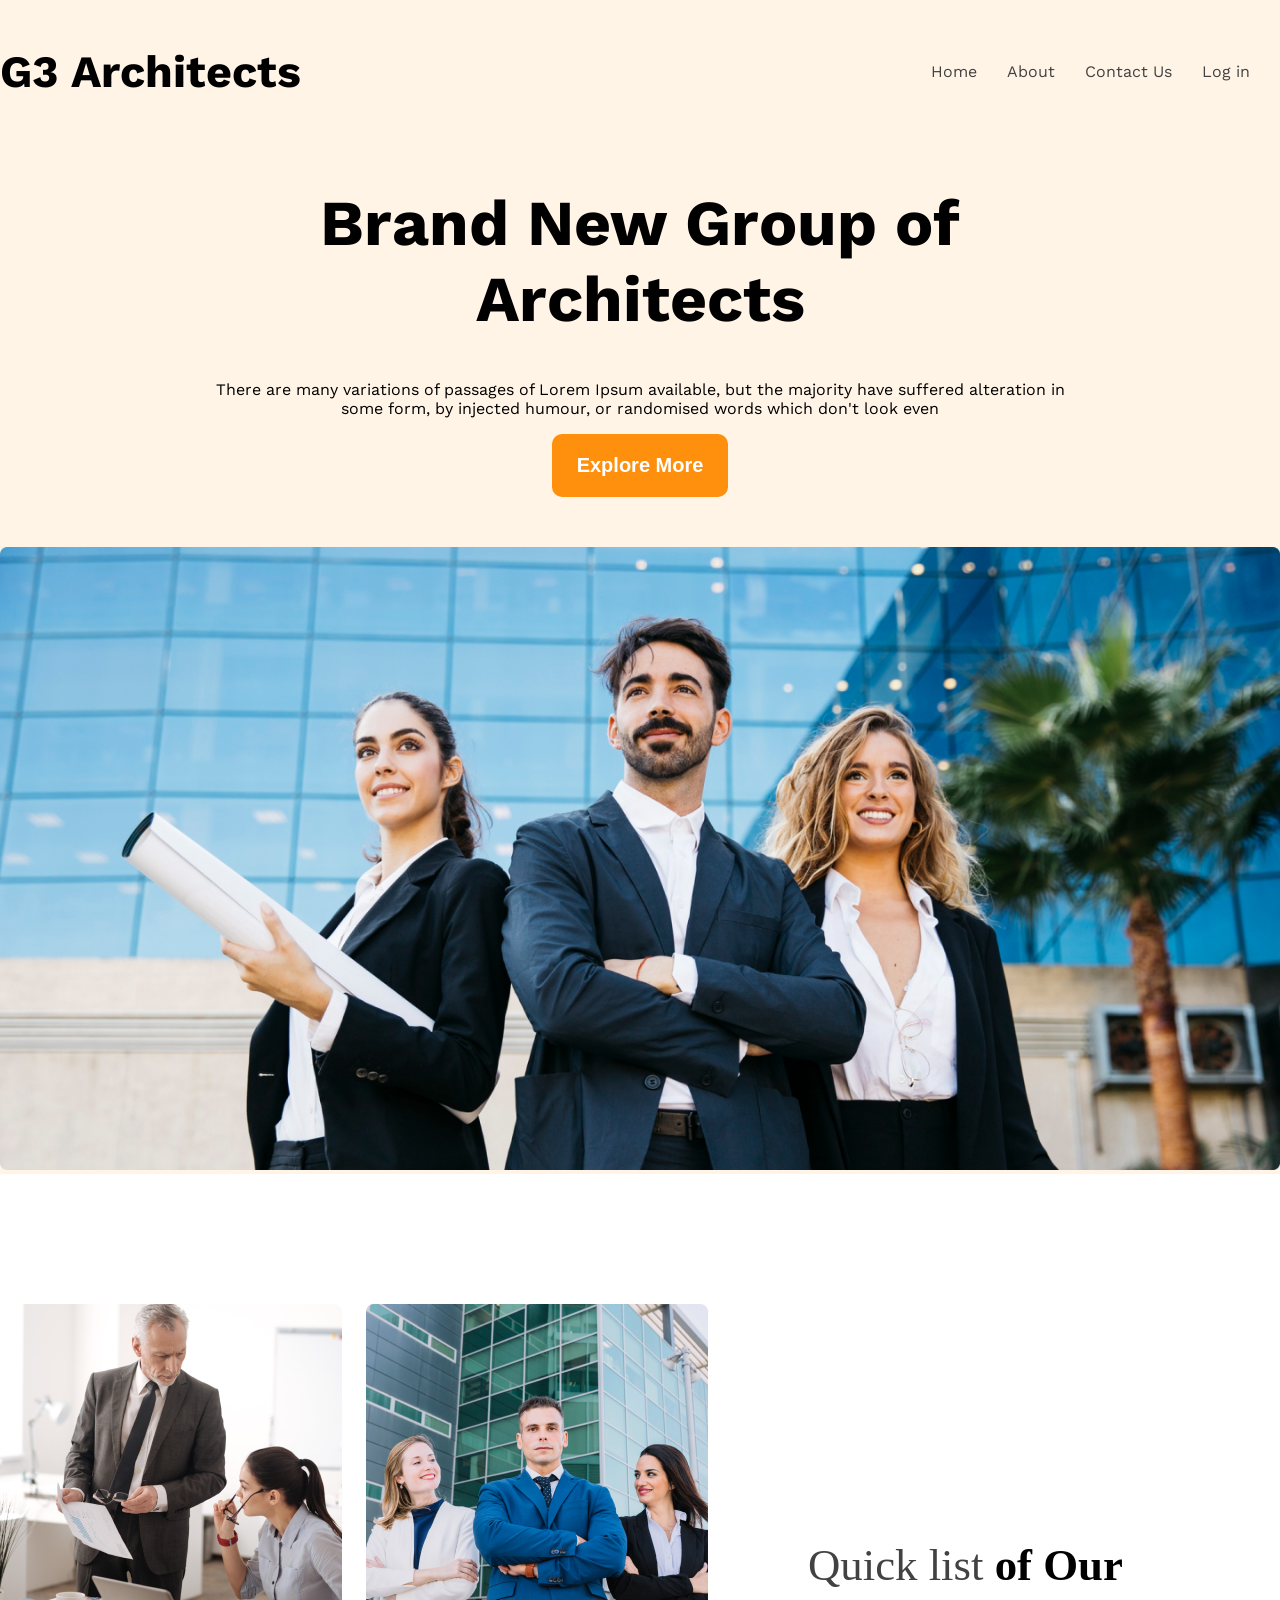
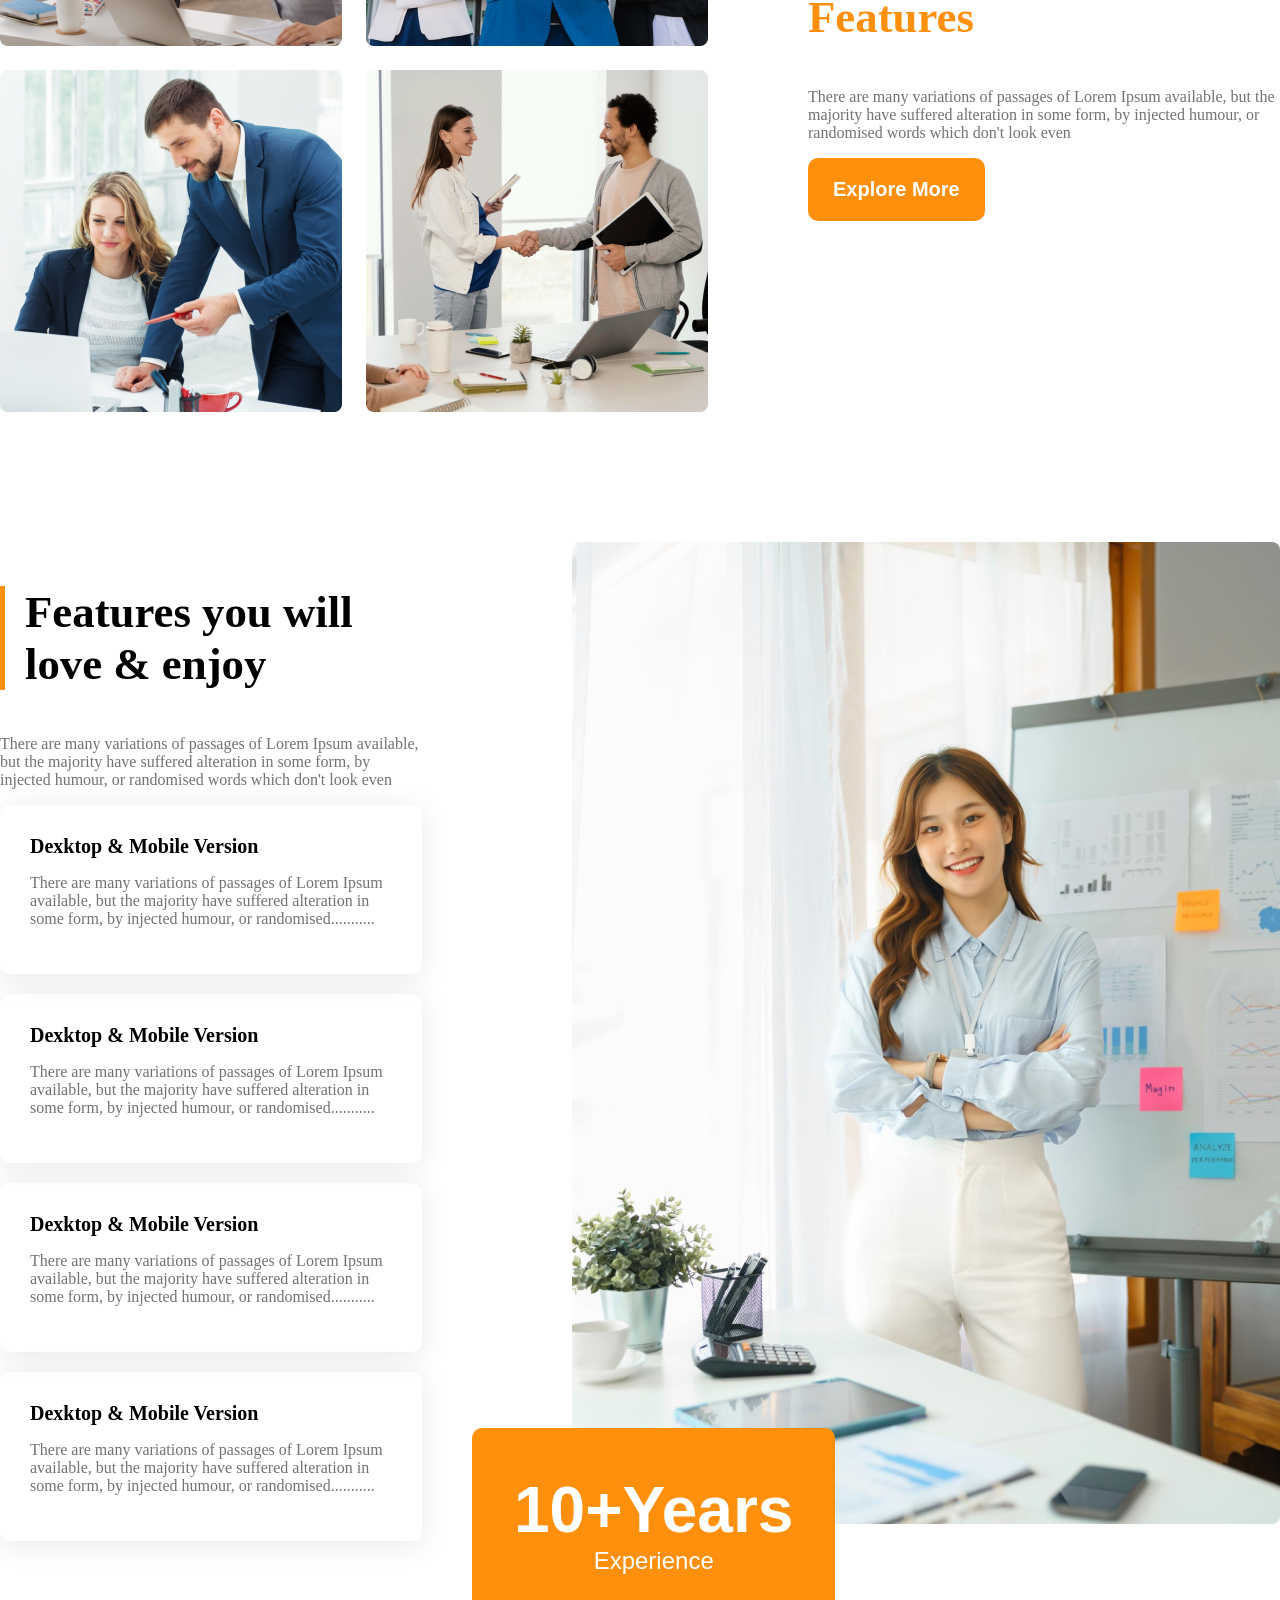
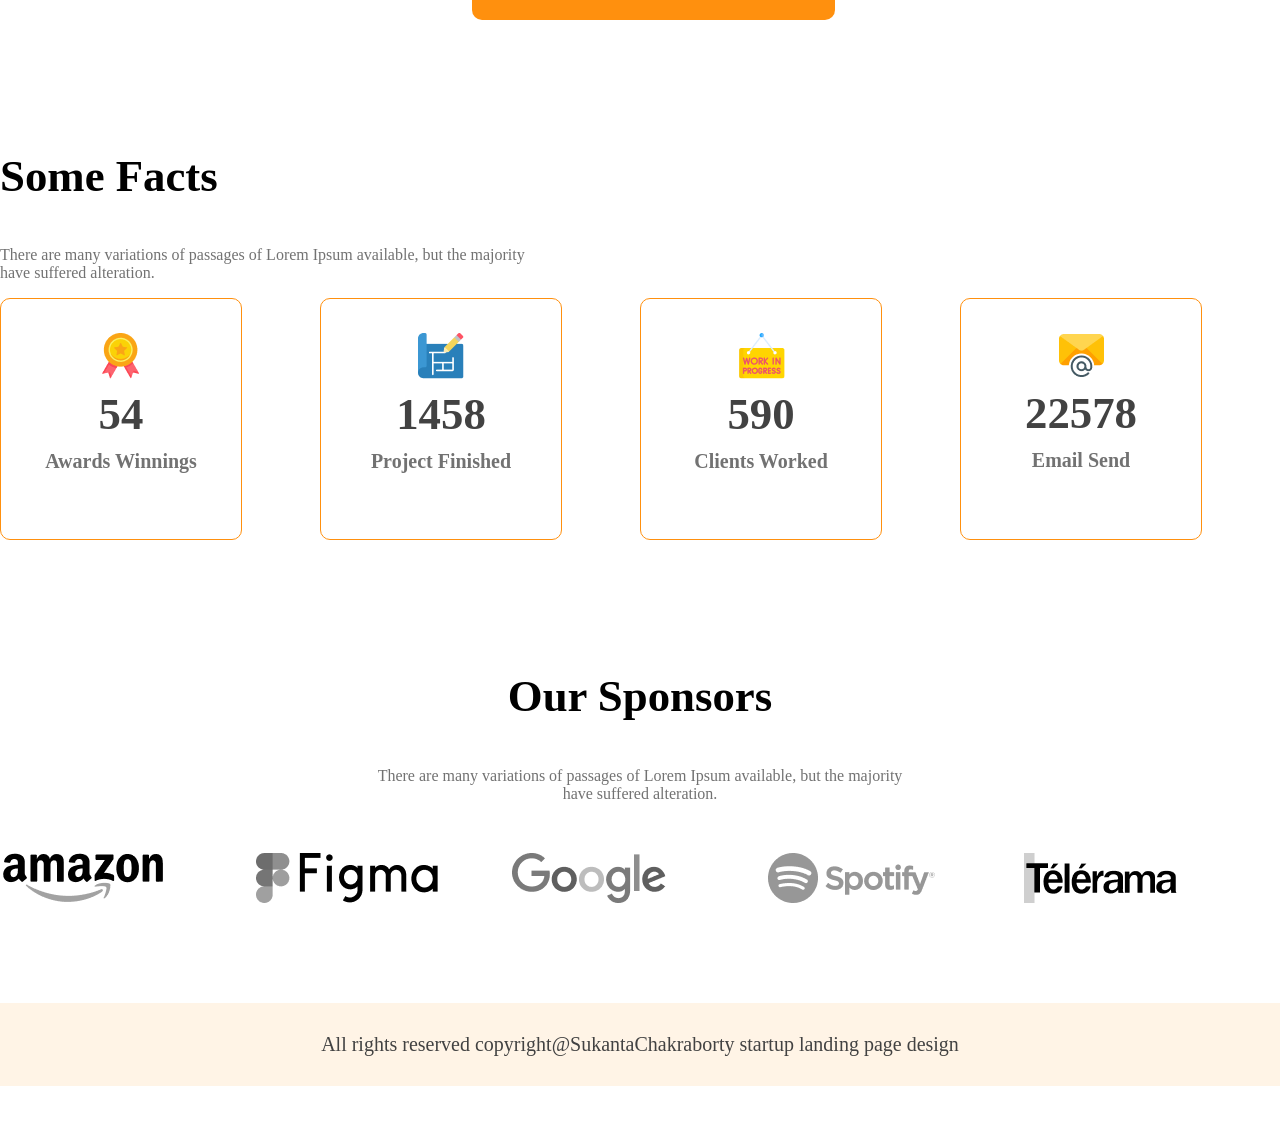
<file: g3-architects-resources/index.html>
<!DOCTYPE html>
<html lang="en">
<head>
    <meta charset="UTF-8">
    <meta name="viewport" content="width=device-width, initial-scale=1.0">
    <title>Document</title>
    <link rel="stylesheet" href="styles/g3_styles.css">
</head>
<body>
    <header class="work-sans bg-color">
        <nav class="navbar display-flex">
            <h3 class="brand">G3 Architects</h3>
            <ul class="nav_links display-flex">
                <li class="nav_item"><a href="" class="nav_link dark02">Home</a></li>
                <li class="nav_item"><a href="" class="nav_link dark02">About</a></li>
                <li class="nav_item"><a href="" class="nav_link dark02">Contact Us</a></li>
                <li class="nav_item"><a href="" class="nav_link dark02">Log in</a></li>
            </ul>
        </nav>
        <div class="banner">
            <div class="banner-content">
                <h1 class="banner-title">Brand New Group of Architects</h1>
                <p class="banner-description">There are many variations of passages of Lorem Ipsum available, but the majority have suffered alteration in some form, by injected humour, or randomised words which don't look even</p>
                <button class="btn-primary">Explore More</button>
            </div>
            <img class="banner-img" src="images/banner.png" alt="">
        </div>
    </header>

    <main>
        <section class="teams display-flex">
            <div class="team-img-container">
                <img src="images/team1.png" alt="">
                <img src="images/team2.png" alt="">
                <img src="images/team3.png" alt="">
                <img src="images/team4.png" alt="">
            </div>
            <div class="team-features">
                <h3 class="section-title"> <span id="quick-list" class="dark02">Quick list</span> of Our <span id="features">Features</span></h3>
                <p class="feature-description dark03">There are many variations of passages of Lorem Ipsum available, but the majority have suffered alteration in some form, by injected humour, or randomised words which don't look even</p>
                <button class="btn-primary btn-primary-res ">Explore More</button>
            </div>
        </section>

        <section class="features display-flex">
            <div class="features-content">
                <h3 id="feature-section-title" class="section-title">Features you will<br>love & enjoy</h3>
                <p class="dark03">There are many variations of passages of Lorem Ipsum available, but the majority have suffered alteration in some form, by injected humour, or randomised words which don't look even</p>
                <div class="feature-card">
                    <h4 class="feature-card-title">Dexktop & Mobile Version</h4>
                    <p class="dark03">There are many variations of passages of Lorem Ipsum available, but the majority have suffered alteration in some form, by injected humour, or randomised...........</p>
                </div>
                <div class="feature-card">
                    <h4 class="feature-card-title">Dexktop & Mobile Version</h4>
                    <p class="dark03">There are many variations of passages of Lorem Ipsum available, but the majority have suffered alteration in some form, by injected humour, or randomised...........</p>
                </div>
                <div class="feature-card">
                    <h4 class="feature-card-title">Dexktop & Mobile Version</h4>
                    <p class="dark03">There are many variations of passages of Lorem Ipsum available, but the majority have suffered alteration in some form, by injected humour, or randomised...........</p>
                </div>
                <div class="feature-card">
                    <h4 class="feature-card-title">Dexktop & Mobile Version</h4>
                    <p class="dark03">There are many variations of passages of Lorem Ipsum available, but the majority have suffered alteration in some form, by injected humour, or randomised...........</p>
                </div>
            </div>
            <div class="featured-architect">
                <img src="images/architect.png" alt="">
                <button id="experirnce-badge" class="btn-primary">
                    <span id="experience">10+Years</span>
                    <br>
                    <span>Experience</span>
                </button>
            </div>
        </section>

        <section class="some-facts">
            <h3 class="section-title section-title-res">Some Facts</h3>
            <p class="dark03 fact-description">There are many variations of passages of Lorem Ipsum available, but the majority have suffered alteration.</p>
            <div class="facts-containers">
                <div class="fact">
                    <div>
                        <img src="images/icons/ribon.png" alt="">
                        <h4 class="fact-number dark02">54</h4>
                        <h5 class="fact-name dark03">Awards Winnings</h5>
                    </div>
                </div>
                <div class="fact">
                    <div>
                        <img src="images/icons/projects.png" alt="">
                        <h4 class="fact-number dark02">1458</h4>
                        <h5 class="fact-name dark03">Project Finished</h5>
                    </div>
                </div>
                <div class="fact">
                    <div>
                        <img src="images/icons/customers.png" alt="">
                        <h4 class="fact-number dark02">590</h4>
                        <h5 class="fact-name dark03">Clients Worked</h5>
                    </div>
                </div>
                <div class="fact">
                    <div>
                        <img src="images/icons/email.png" alt="">
                        <h4 class="fact-number dark02">22578</h4>
                        <h5 class="fact-name dark03">Email Send</h5>
                    </div>
                </div>
            </div>
        </section>

        <section class="our-sponsors">
            <div class="sponsor-info">
                <h3 class="section-title">Our Sponsors</h3>
                <p class="dark03">There are many variations of passages of Lorem Ipsum available, but the majority have suffered alteration.</p>
            </div>
            <div class="sponsors-company">
                <img src="images/sponsors/amazon.png" alt="">
                <img src="images/sponsors/figma.png" alt="">
                <img src="images/sponsors/google.png" alt="">
                <img src="images/sponsors/spotify.png" alt="">
                <img src="images/sponsors/telerama.png" alt="">
            </div>
        </section>

    </main>

    <footer class="footer bg-color dark02">
        <p>All rights reserved copyright@SukantaChakraborty startup landing page design</p>
    </footer>
</body>
</html>
</file>
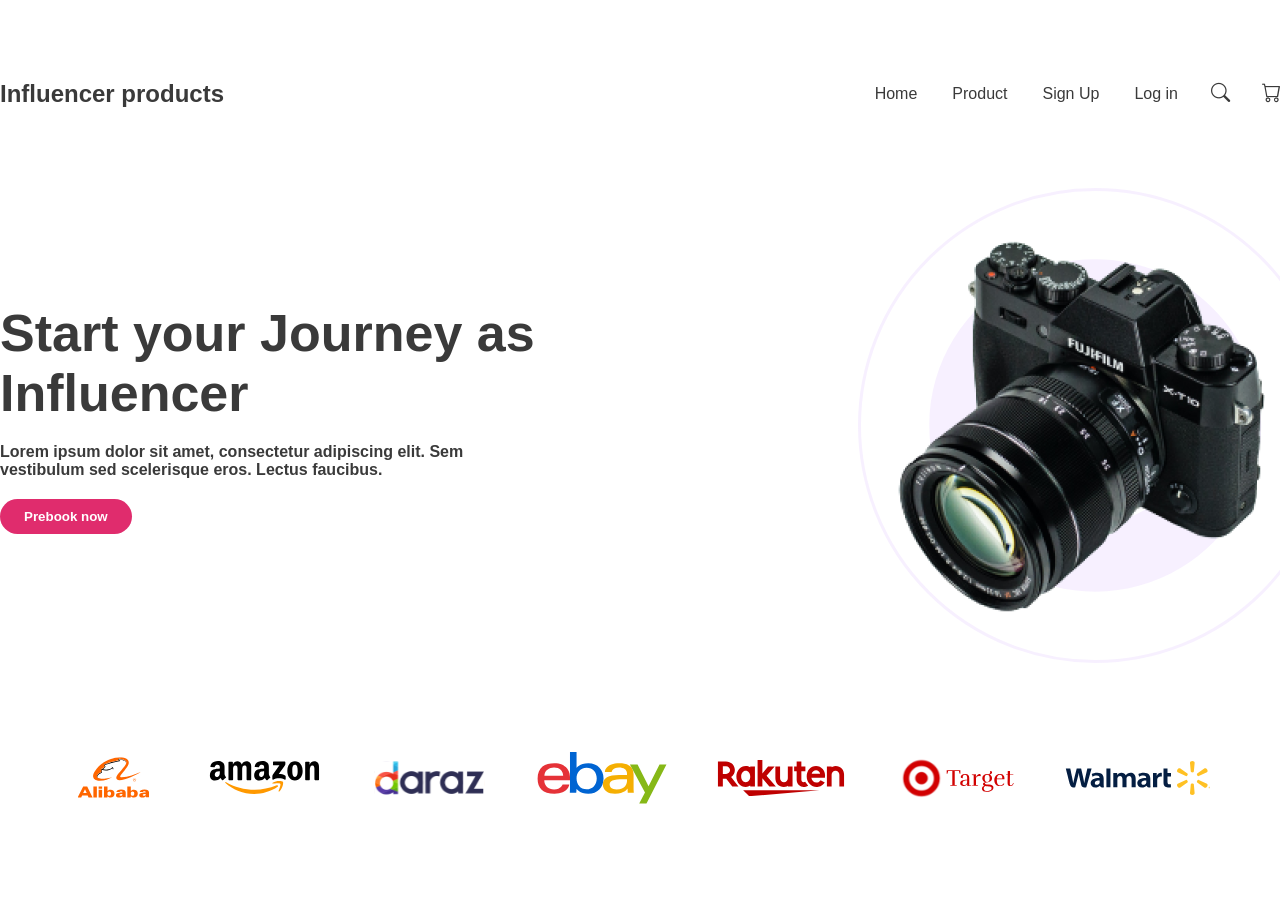
<file: influencer-gear/index.html>
<!DOCTYPE html>
<html lang="en">
<head>
    <meta charset="UTF-8">
    <meta name="viewport" content="width=device-width, initial-scale=1.0">
    <link rel="stylesheet" href="styles/influencer_style.css">
    <link rel="stylesheet" href="https://cdn.jsdelivr.net/npm/bootstrap-icons@1.13.1/font/bootstrap-icons.min.css">
    <title>Document</title>
</head>
<body>
    <header>
        <nav class="poppins-regular color-3A3A3A display-flex">
            <h2>Influencer products</h2>
            <ul class="display-flex">
                <li><a href="">Home</a></li>
                <li><a href="">Product</a></li>
                <li><a href="">Sign Up</a></li>
                <li><a href="">Log in</a></li>
                <li class="icon"><a href=""><i class="bi bi-search"></i></a></li>
                <li class="icon"><a href=""><i class="bi bi-cart"></i></a></li>
            </ul>
        </nav>
        <div class="banner display-flex">
            <div class="banner-content color-3A3A3A poppins-regular">
                <h1 class="heading">Start your Journey as Influencer</h1>
                <p class="description">Lorem ipsum dolor sit amet, consectetur adipiscing elit. Sem vestibulum sed scelerisque eros. Lectus faucibus.</p>
                <button class="btn-primary poppins-regular">Prebook now</button>
            </div>
            <div class="banner-image">
                <img src="images/main-camera.png" alt="">
            </div>
        </div>
    </header>

    <main>
        <section class="brand-logo display-flex">
            <img class="logo" src="logos/Alibaba.svg" alt="">
            <img class="logo" src="logos/Amazon.svg" alt="">
            <img class="logo" src="logos/Daraz.pk Logo.svg" alt="">
            <img class="logo" src="logos/Ebay.svg" alt="">
            <img class="logo" src="logos/Rakuten.svg" alt="">
            <img class="logo" src="logos/Target.svg" alt="">
            <img class="logo" src="logos/Walmart.svg" alt="">
        </section>
    </main>
</body>
</html>
</file>
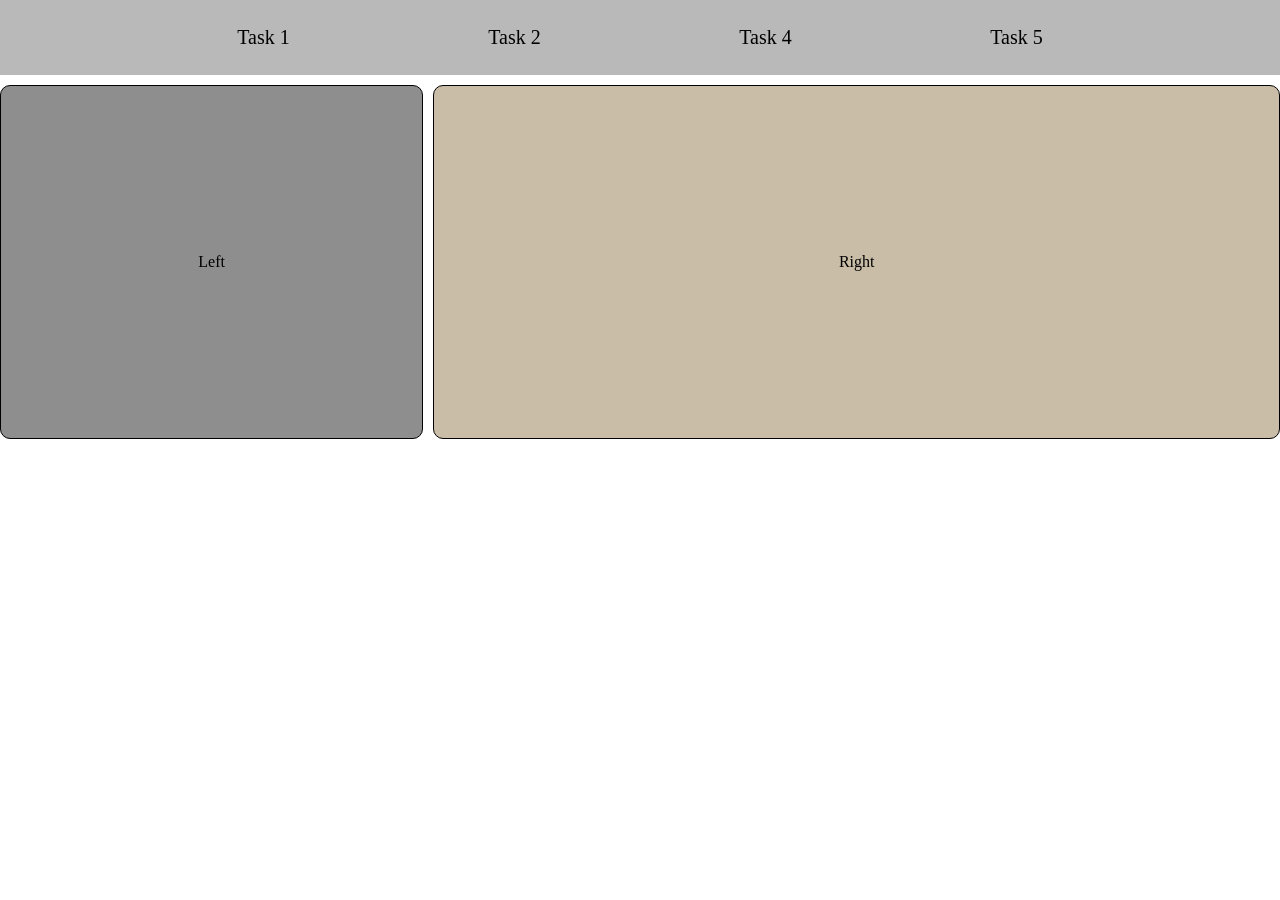
<file: M-2-m-1/task1.html>
<!DOCTYPE html>
<html lang="en">
<head>
    <meta charset="UTF-8">
    <meta name="viewport" content="width=device-width, initial-scale=1.0">
    <title>Task 1</title>
    <link rel="stylesheet" href="nav-style.css">
    <style>
        body{
            padding: 0px;
            margin: 0px;
        }
        section{
            margin-top: 10px;
            width: 100%;
            display: grid;
            grid-template-columns: 1fr repeat(1, 2fr);
            column-gap: 10px;
        }
        .box1, .box2{
            border: 1px solid black;
            border-radius: 10px;
            display: flex;
            justify-content: center;
            align-items: center;
            line-height: 20;
        }

        .box1{
            background-color: rgb(142, 142, 142);
        }
        .box2{
            background-color: rgb(202, 189, 168);
        }


        @media screen and (max-width:576px){
            section{
                grid-template-columns: repeat(1, 1fr);
                grid-template-rows: 1fr repeat(1, 2fr);
                row-gap: 10px;
            }

            .box1{
                line-height: 5;
            }
            .box2{
                line-height: 15;
            }
            
        }        
    </style>
</head>
<body>
    <header>
        <nav>
            <ul>
                <li><a href="task1.html">Task 1</a></li>
                <li><a href="task2.html">Task 2</a></li>
                <li><a href="task4.html">Task 4</a></li>
                <li><a href="task5.html">Task 5</a></li>
            </ul>
        </nav>
    </header>
    <section>
        <div class="box1">
            <p>Left</p>
        </div>
        <div class="box2">
            <p>Right</p>
        </div>
    </section>
</body>
</html>
</file>
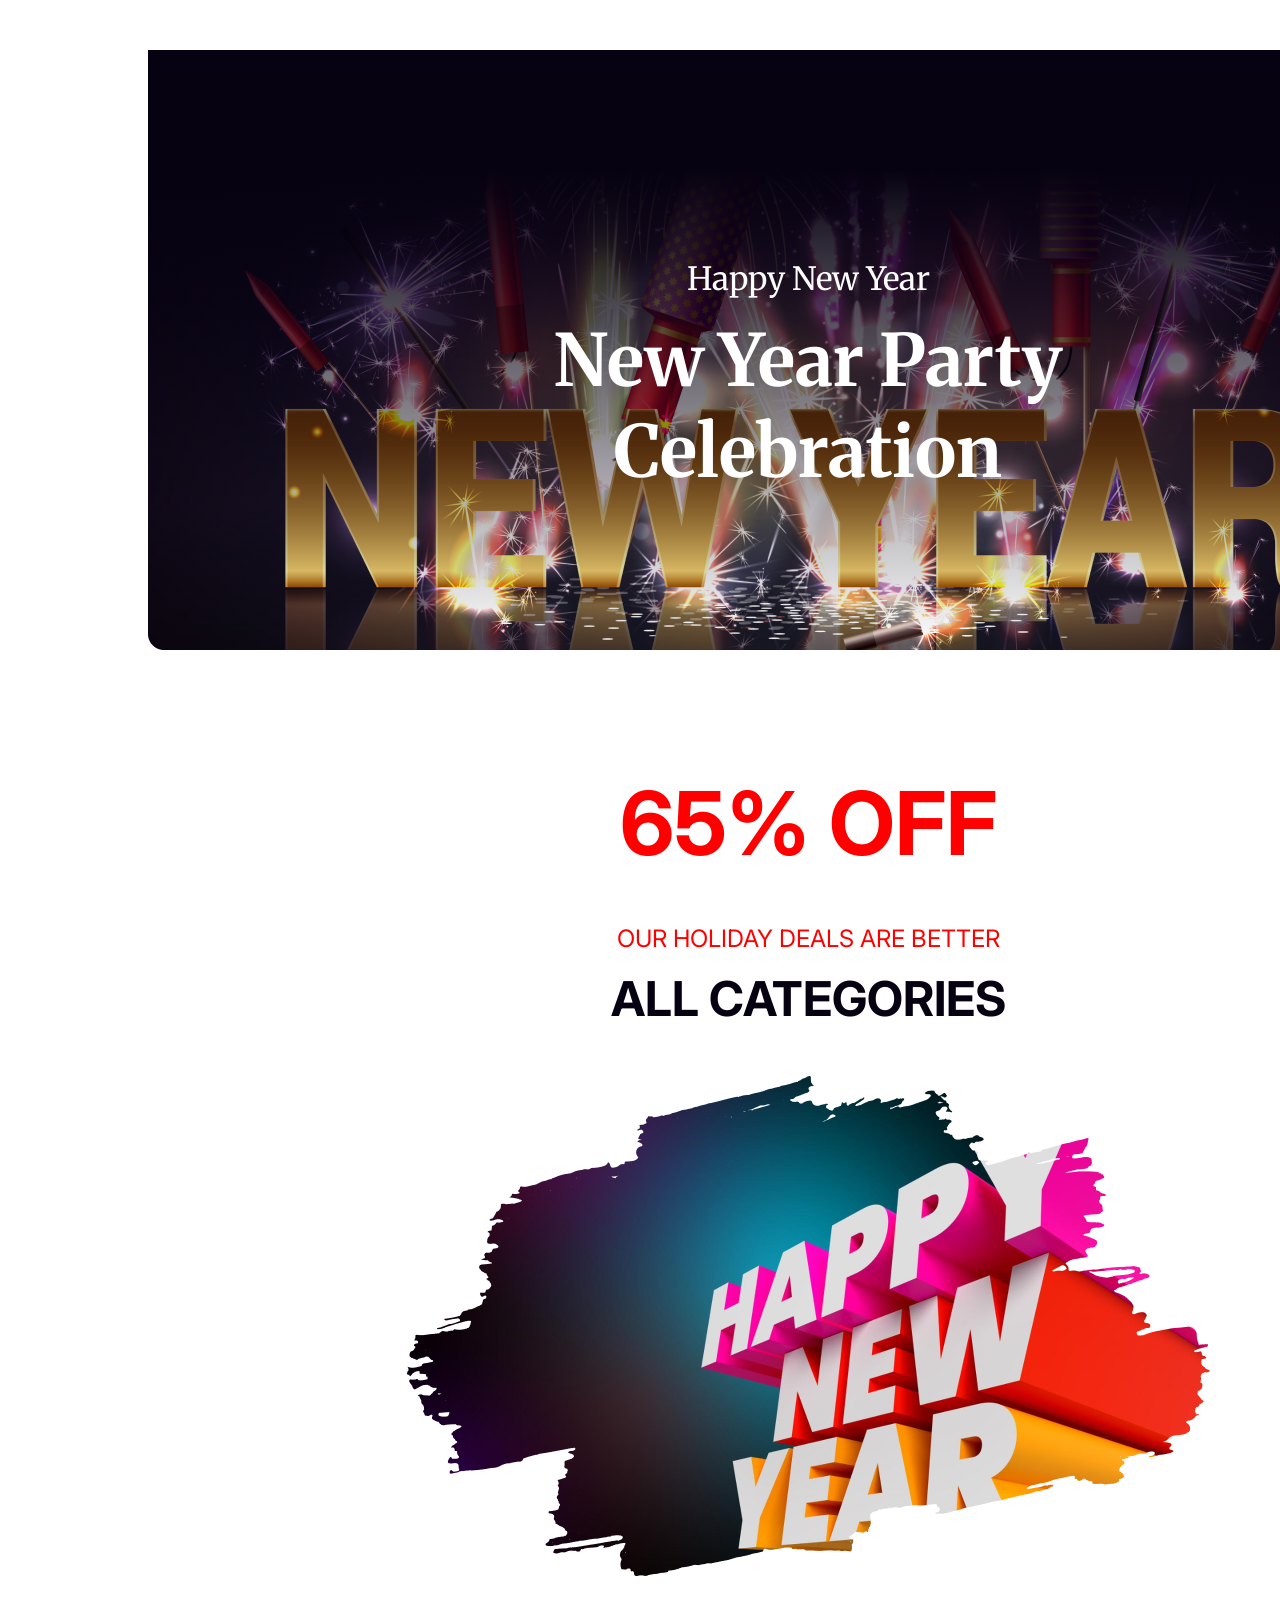
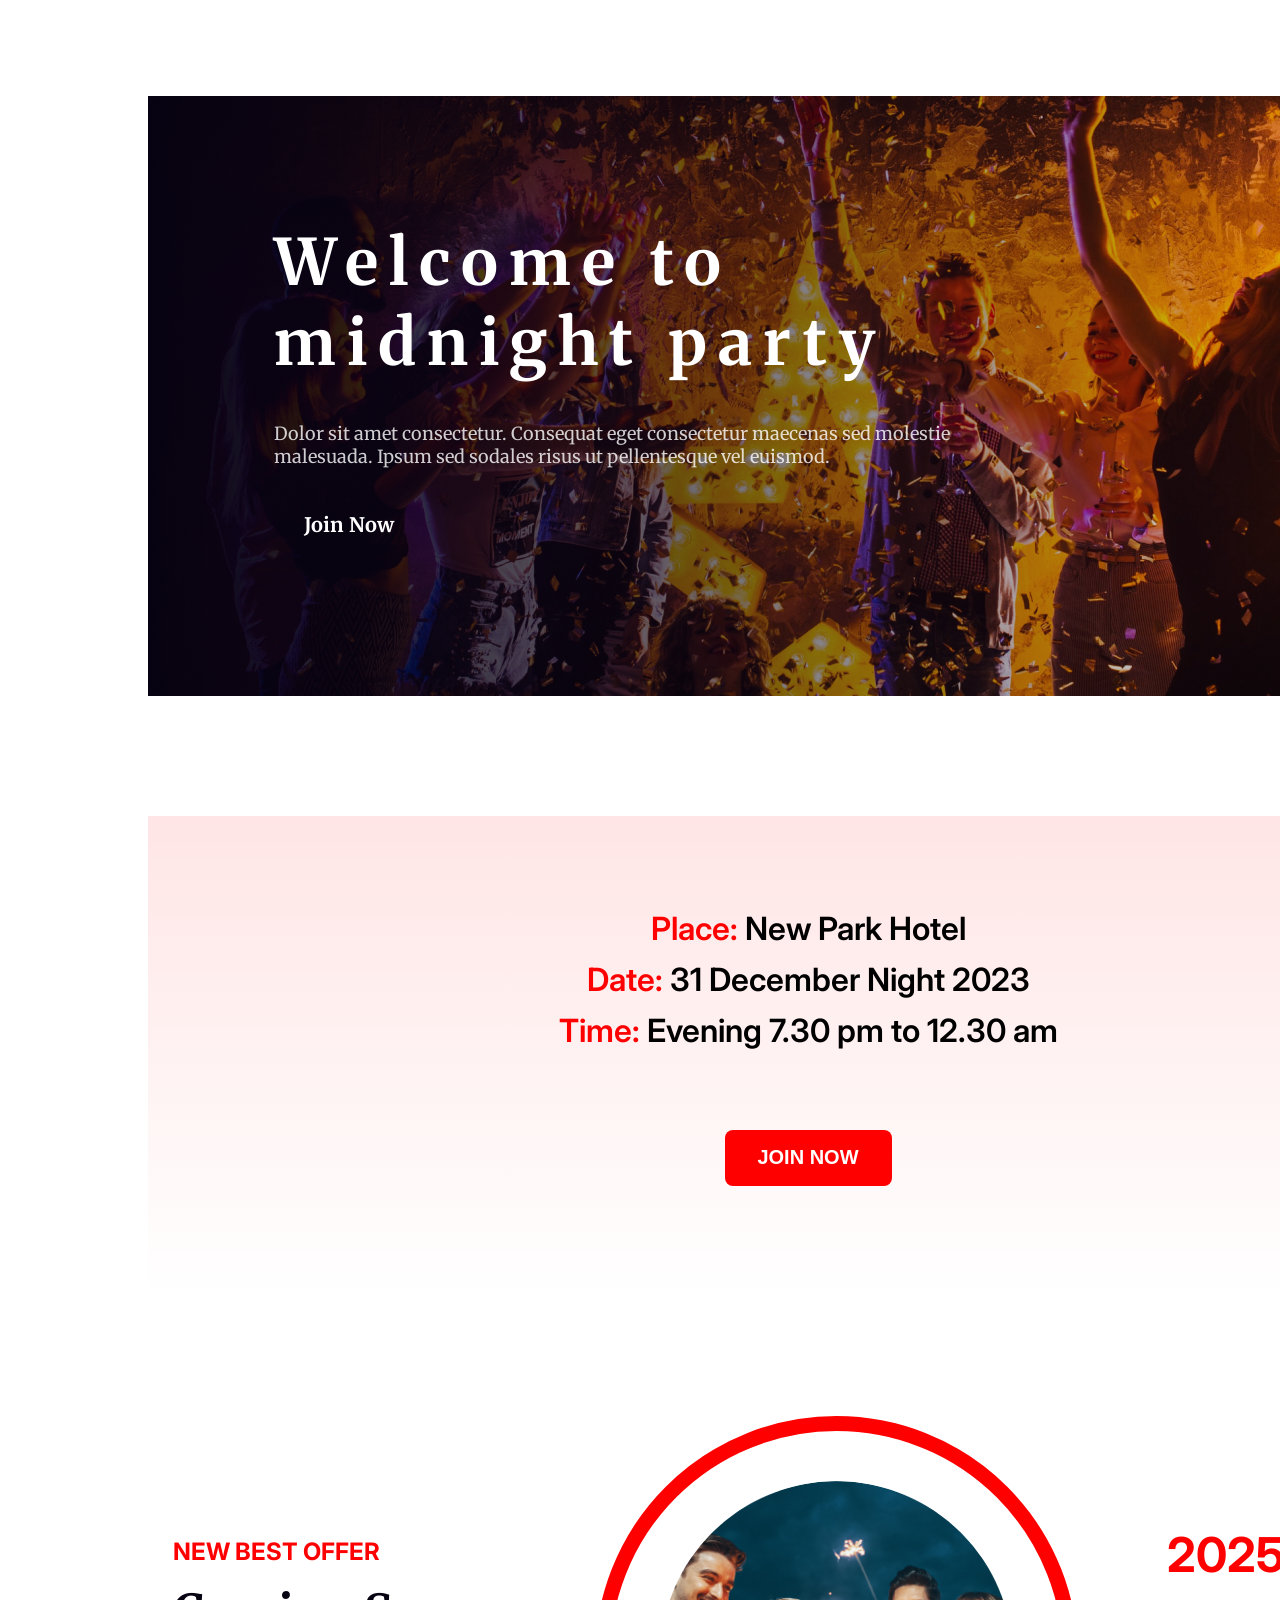
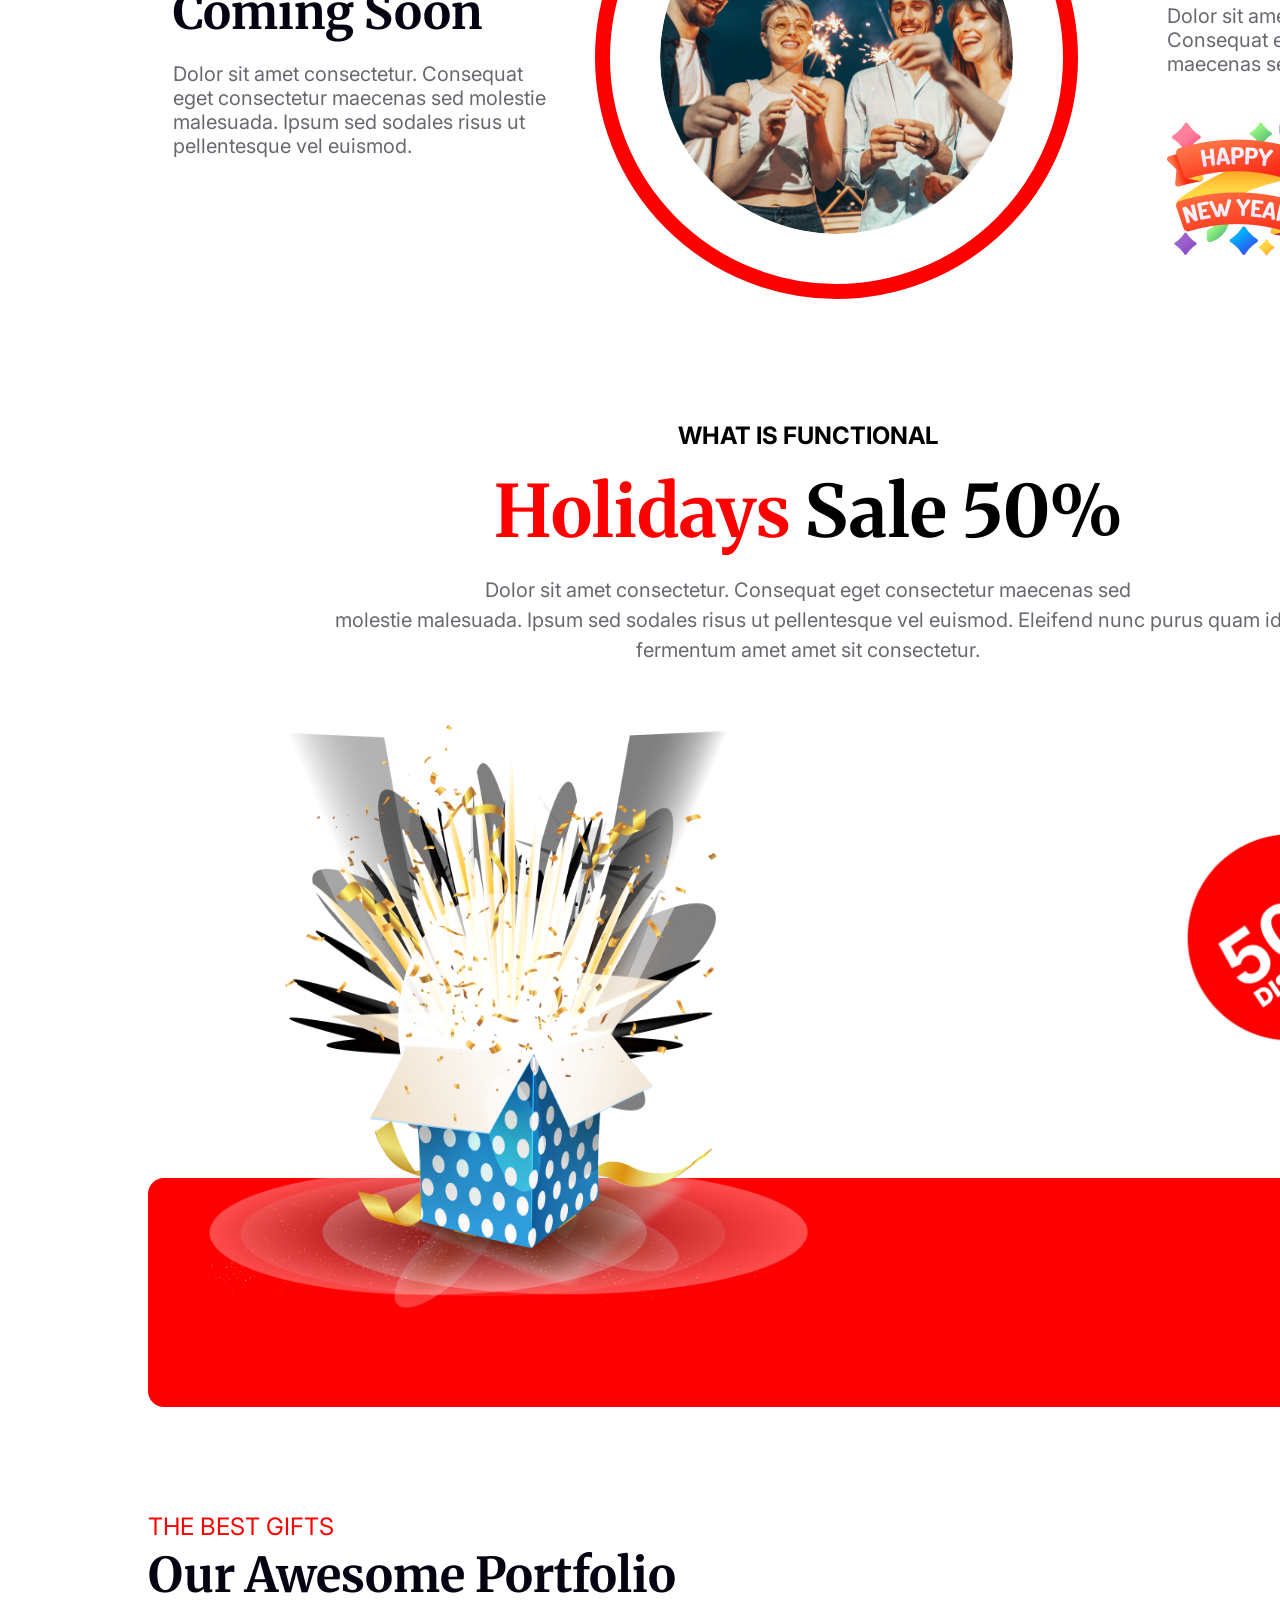
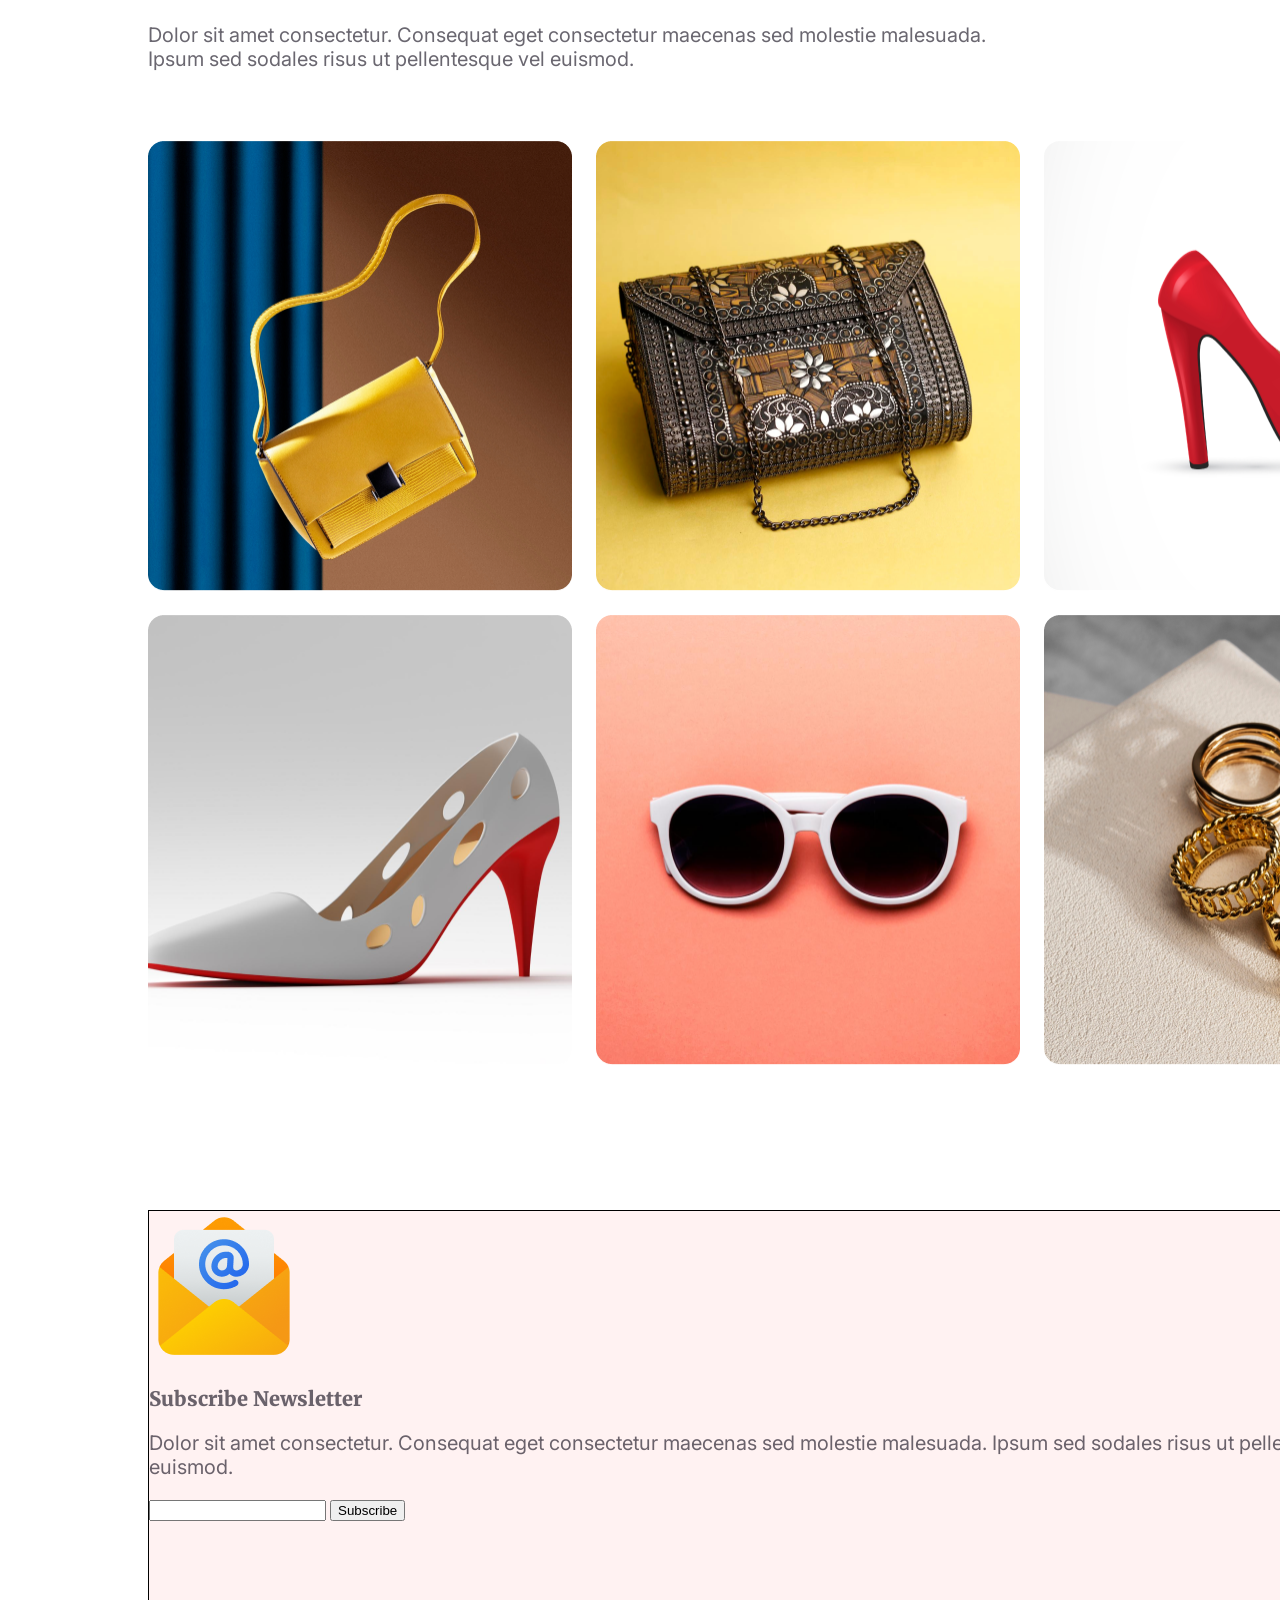
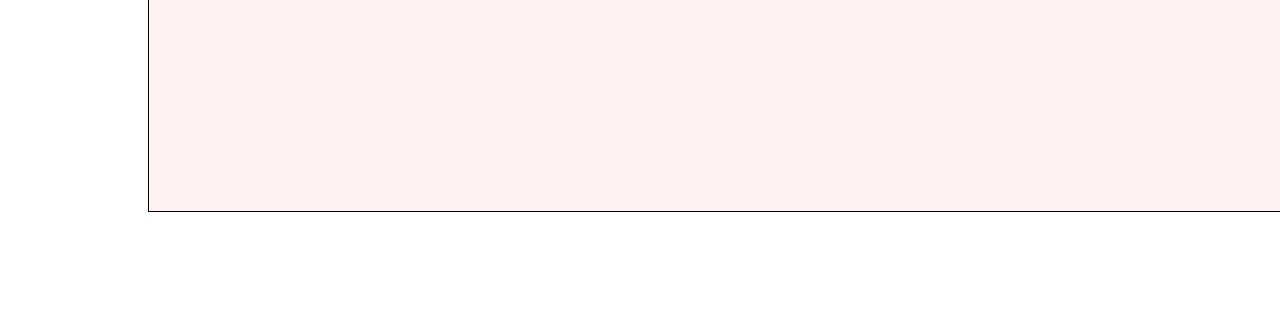
<file: m-5-new-year-offer-resources/m5-index.html>
<!DOCTYPE html>
<html lang="en">
<head>
    <meta charset="UTF-8">
    <meta name="viewport" content="width=device-width, initial-scale=1.0">
    <title>Document</title>
    <link rel="preconnect" href="https://fonts.googleapis.com">
    <link rel="preconnect" href="https://fonts.gstatic.com" crossorigin>
    <link href="https://fonts.googleapis.com/css2?family=Inter:ital,opsz,wght@0,14..32,100..900;1,14..32,100..900&display=swap" rel="stylesheet">
    <link href="https://fonts.googleapis.com/css2?family=Merriweather:ital,opsz,wght@0,18..144,300..900;1,18..144,300..900&display=swap" rel="stylesheet">
    <link rel="stylesheet" href="styles/m5-styles.css">
</head>
<body>
    <header class="merriweather">
        <div class="header-content color-FFFFFF text-center">
            <p>Happy New Year</p>
            <h2>New Year Party Celebration</h2>
        </div>
    </header>
    <main>
        <section class="offer-anounce inter">
            <h1 class="color-FF0000 text-center">65% OFF</h1>
            <p class="color-FF0000 text-center">OUR HOLIDAY DEALS ARE BETTER</p>
            <h4 class="color-070211 text-center">ALL CATEGORIES</h4>
            <div>
                <img src="images/New Year Photo.png" alt="">
            </div>
            
        </section>

        <section class="party-announce color-FFFFFF merriweather">
            <div>
                <h4>Welcome to midnight party</h4>
                <p >Dolor sit amet consectetur. Consequat eget consectetur maecenas sed molestie malesuada. Ipsum sed sodales risus ut pellentesque vel euismod. </p>
                <a href="">Join Now</a>
            </div>
        </section>

        <section class="time-and-date inter">
            <div class="text-center">
                <p><span class="color-FF0000">Place: </span>New Park Hotel</p>
                <p><span class="color-FF0000">Date: </span>31 December Night 2023</p>
                <p><span class="color-FF0000">Time: </span>Evening 7.30 pm to 12.30 am</p>
            </div>
            <button>JOIN NOW</button>
        </section>

        <section class="new-offer inter">
            <div class="announce">
                <h6 class="color-FF0000">NEW BEST OFFER</h6>
                <h3 class="merriweather">Coming Soon</h3>
                <p>Dolor sit amet consectetur. Consequat eget consectetur maecenas sed molestie malesuada. Ipsum sed sodales risus ut pellentesque vel euismod. </p>
            </div>

            <div class="new-offer-image">
                <img src="images/Ellipse 1.png" alt="">
            </div>

            <div class="new-offer-year">
                <h3>2025</h3>
                <p>Dolor sit amet consectetur. Consequat eget consectetur maecenas sed.</p>
                <img src="images/Group 96.png" alt="">
            </div>
        </section>

        <section class="holiday-offer inter">
            <div class="holiday-offer-text text-center">
                <h6>WHAT IS FUNCTIONAL</h6>
                <h1 class="merriweather"><span class="color-FF0000">Holidays </span>Sale 50%</h1>
                <p>Dolor sit amet consectetur. Consequat eget consectetur maecenas sed</p>
                <p>molestie malesuada. Ipsum sed sodales risus ut pellentesque vel euismod. Eleifend nunc purus quam id </p>
                <p>fermentum amet amet sit consectetur.</p>
            </div>

            <div class="holiday-offer-image">
                <img class="holiday-offer-image-1" src="images/Group 75.png" alt="">
                <img class="holiday-offer-image-2"" src="images/Group 44.png" alt="">
            </div>
            

        </section>

        <section class="portfolio inter">
            <p class="portfolio-head color-FF0000">THE BEST GIFTS</p>
            <h3 class="merriweather">Our Awesome Portfolio</h3>
            <p class="portfolio-description">Dolor sit amet consectetur. Consequat eget consectetur maecenas sed molestie malesuada. Ipsum sed sodales risus ut pellentesque vel euismod. </p>
            <div>
                <img class="portfolio-images" src="images/Rectangle 3.png" alt="">
                <img class="portfolio-images" src="images/Rectangle 4.png" alt="">
                <img class="portfolio-images" src="images/Rectangle 5.png" alt="">
                <img class="portfolio-images" src="images/Rectangle 6.png" alt="">
                <img class="portfolio-images" src="images/Rectangle 7.png" alt="">
                <img class="portfolio-images" src="images/Rectangle 8.png" alt="">
            </div>

        </section>

        <section class="newslatter inter">
            <img src="images/Group 61.png" alt="">
            <p class="merriweather newslatter-title">Subscribe Newsletter</p>
            <p>Dolor sit amet consectetur. Consequat eget consectetur maecenas sed molestie malesuada. Ipsum sed sodales risus ut pellentesque vel euismod. </p>
            <form action="">
                <input type="email" name="" id="">
                <button>Subscribe</button>
            </form>
        </section>
    </main>
</body>
</html>
</file>
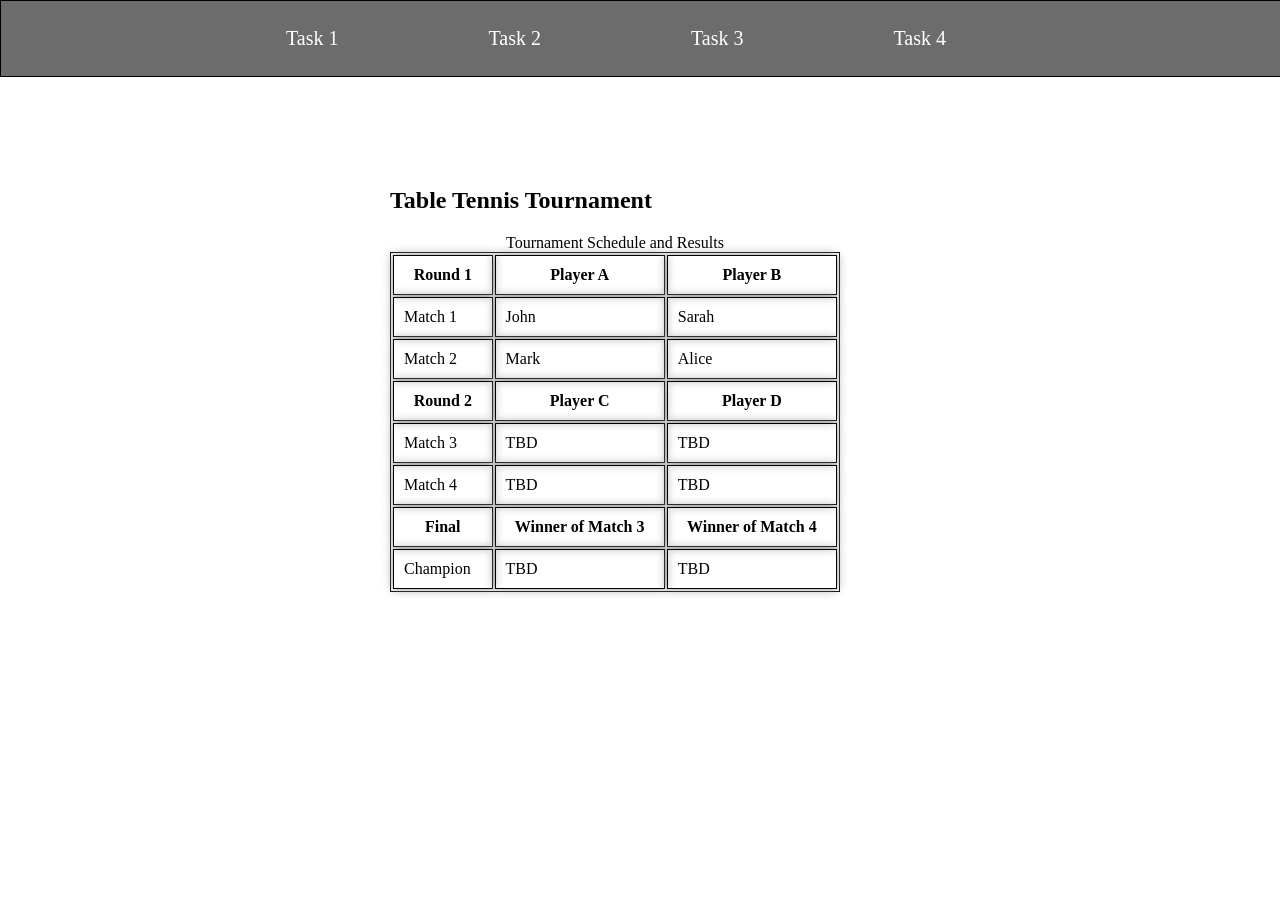
<file: module 4/practice-task-3.html>
<!DOCTYPE html>
<html lang="en">
<head>
    <meta charset="UTF-8">
    <meta name="viewport" content="width=device-width, initial-scale=1.0">
    <title>Task 3</title>
    <link rel="stylesheet" href="module-4 CSS/practice-task-3.css">
    <link rel="stylesheet" href="module-4 CSS/nav-style.css">
</head>
<body>
    <header>
        <nav>
            <ul>
                <li><a href="module-4-index.html">Task 1</a></li>
                <li><a href="practice-task-2.html">Task 2</a></li>
                <li><a href="practice-task-3.html">Task 3</a></li>
                <li><a href="practice-task-4.html">Task 4</a></li>
            </ul>
        </nav>
    </header>
    <main>
        <section>
            <h1>Table Tennis Tournament</h1>
            <table>
                <caption>Tournament Schedule and Results</caption>
                <thead>
                    <tr>
                        <th>Round 1</th>
                        <th>Player A</th>
                        <th>Player B</th>
                    </tr>
                </thead>
                <tbody>
                    <tr>
                        <td>Match 1</td>
                        <td>John</td>
                        <td>Sarah</td>
                    </tr>
                    <tr>
                        <td>Match 2</td>
                        <td>Mark</td>
                        <td>Alice</td>
                    </tr>

                </tbody>
                <thead>
                    <tr>
                        <th>Round 2</th>
                        <th>Player C</th>
                        <th>Player D</th>
                    </tr>
                </thead>
                <tbody>
                    <tr>
                        <td>Match 3</td>
                        <td>TBD</td>
                        <td>TBD</td>
                    </tr>
                    <tr>
                        <td>Match 4</td>
                        <td>TBD</td>
                        <td>TBD</td>
                    </tr>

                </tbody>
                <thead>
                    <tr>
                        <th>Final</th>
                        <th>Winner of Match 3</th>
                        <th>Winner of Match 4</th>
                    </tr>
                </thead>
                <tbody>
                    <tr>
                        <td>Champion</td>
                        <td>TBD</td>
                        <td>TBD</td>
                    </tr>
                </tbody>
            </table>
        </section>
    </main>
</body>
</html>
</file>
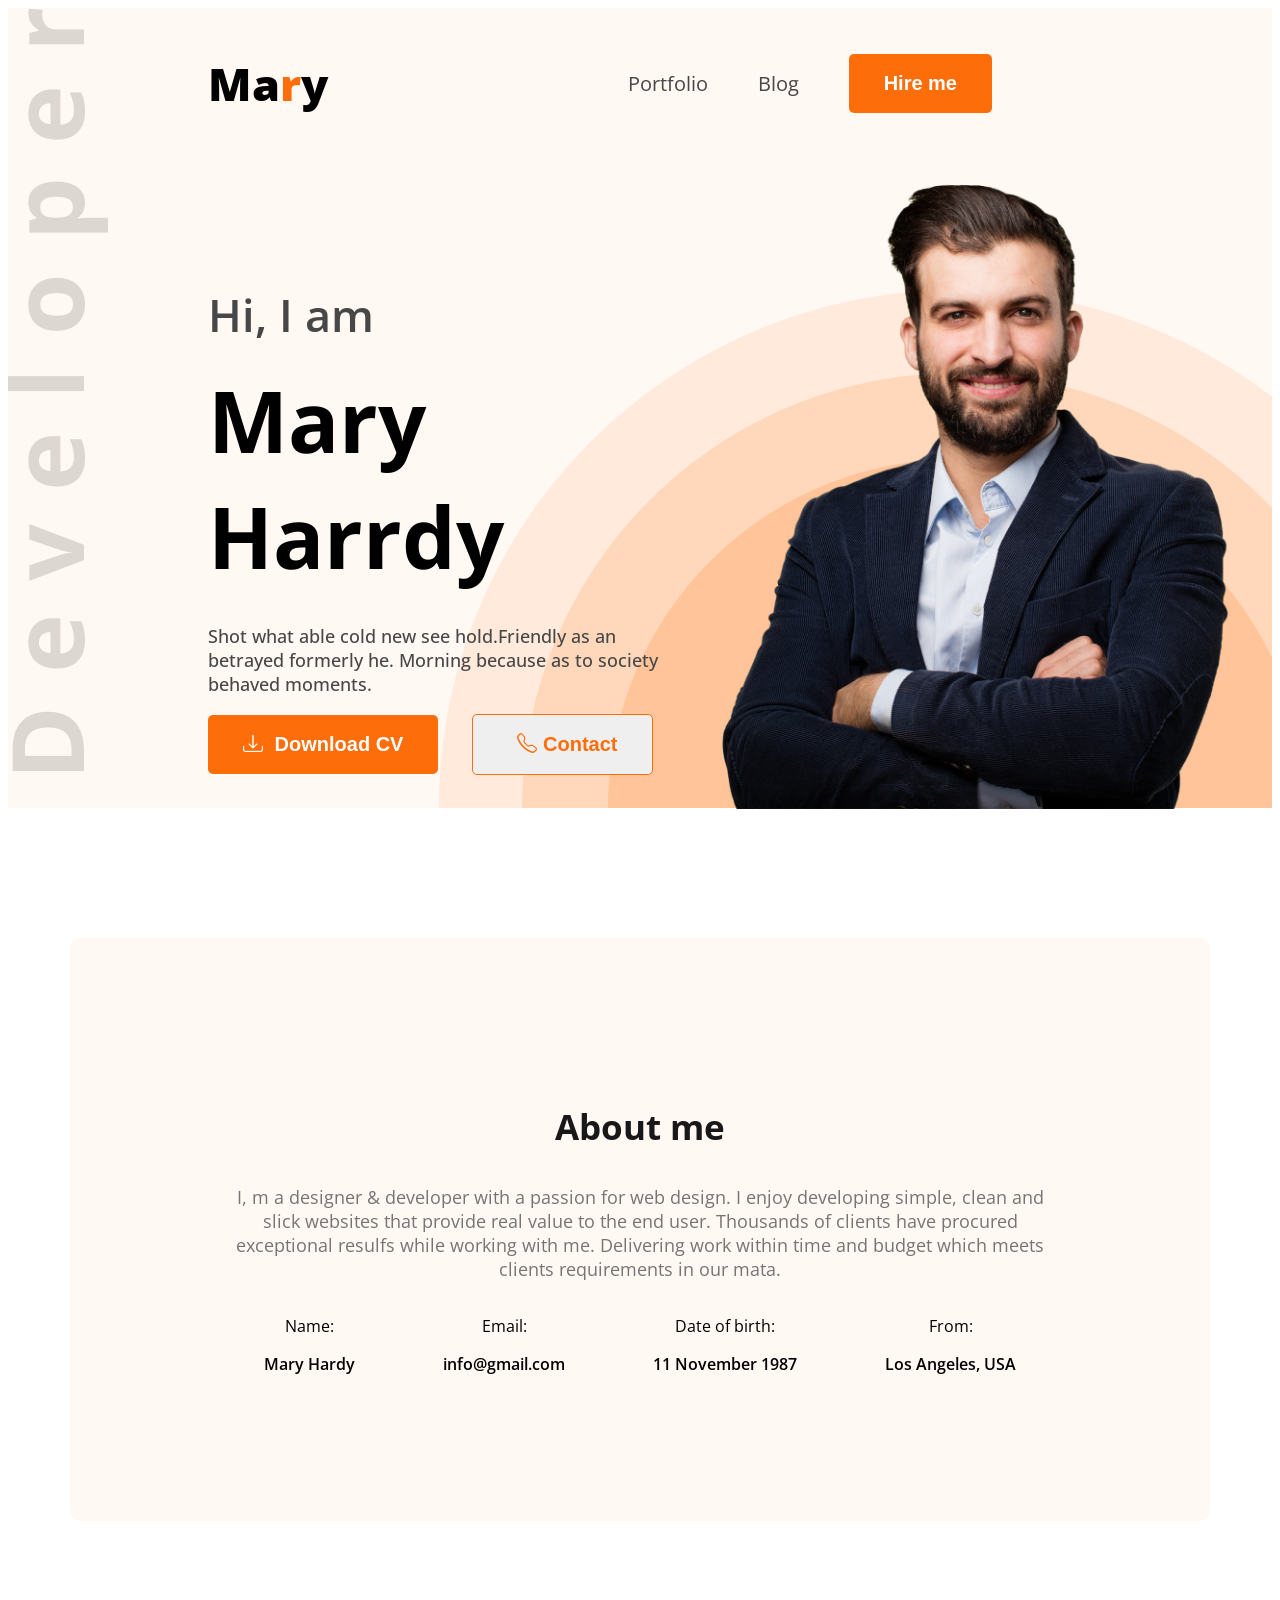
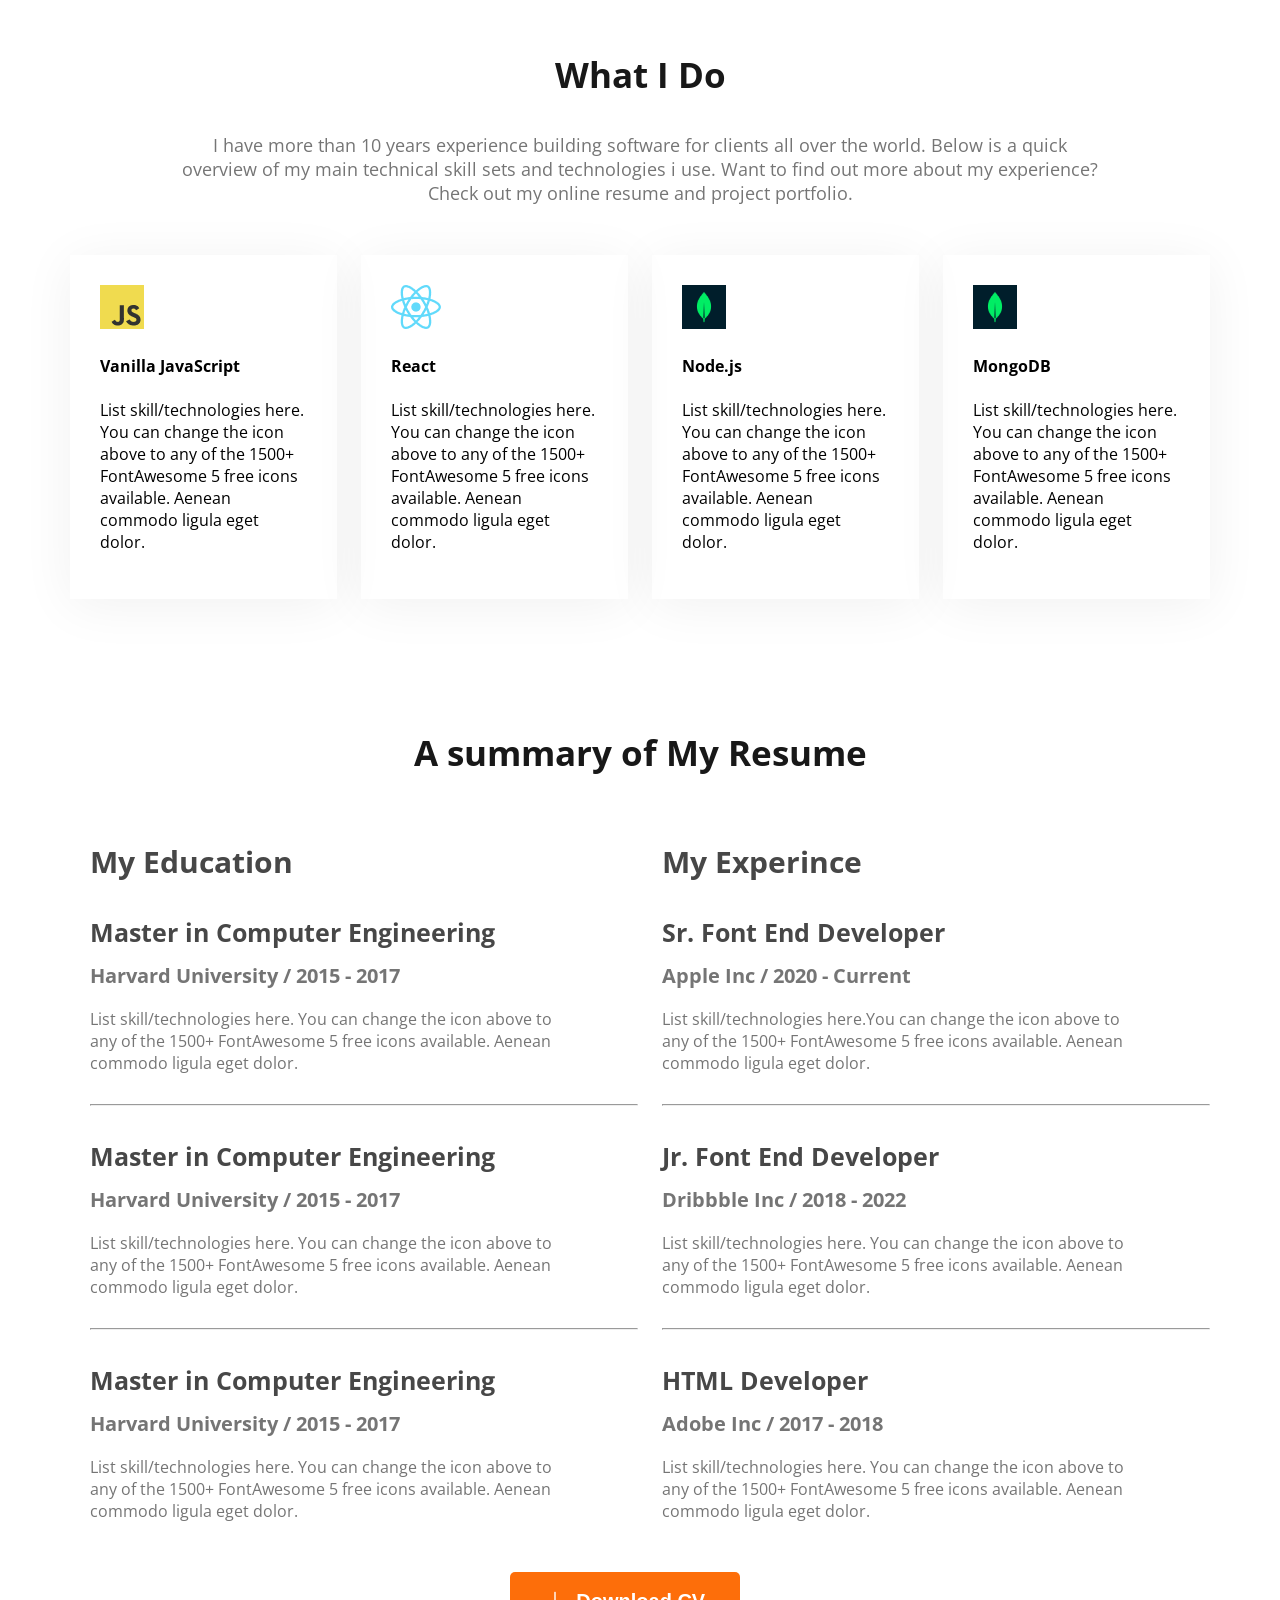
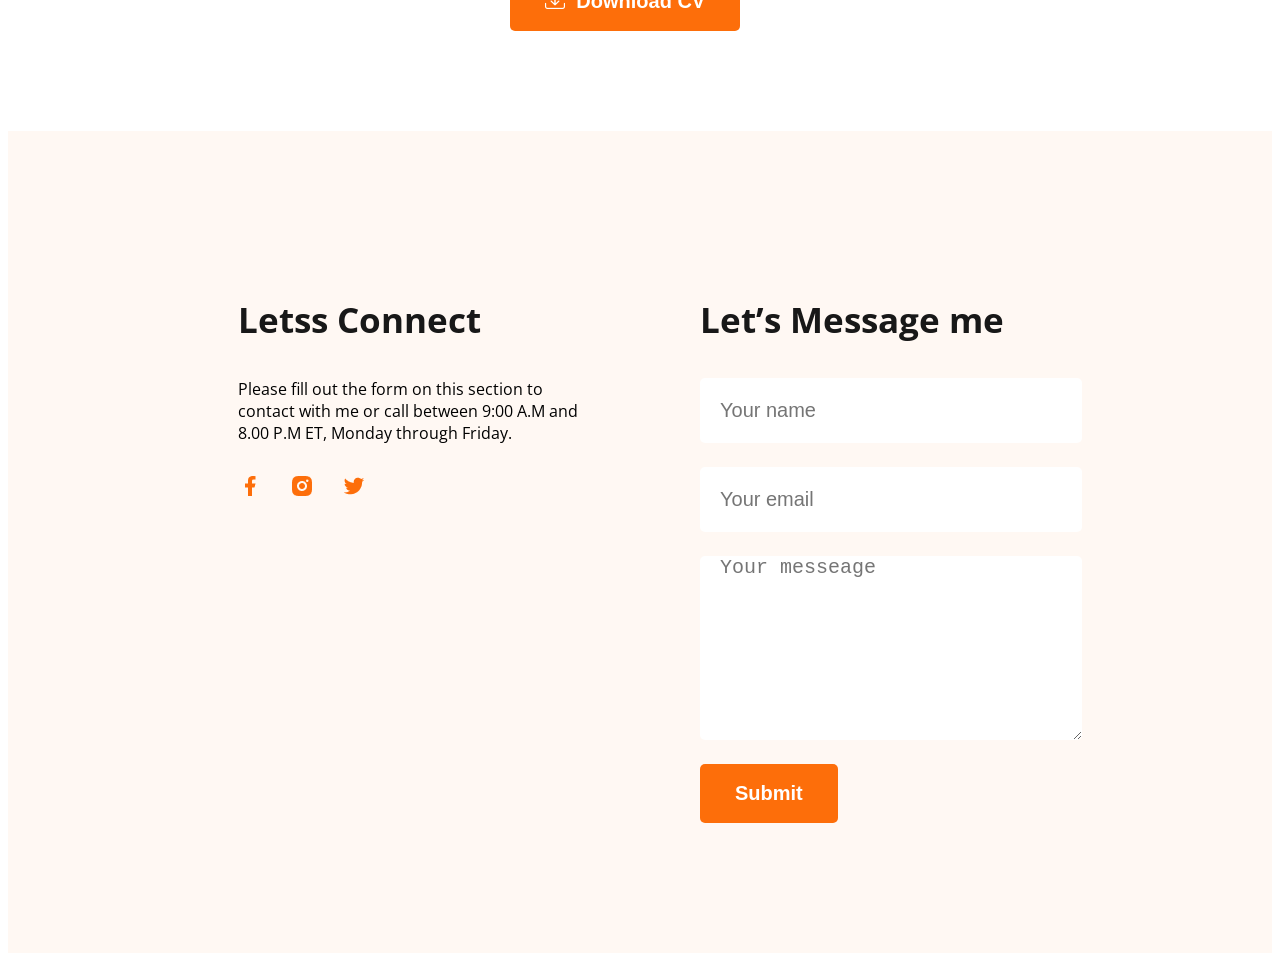
<file: Portfolio Making/portfolio-index.html>
<!DOCTYPE html>
<html lang="en">
<head>
    <meta charset="UTF-8">
    <meta name="viewport" content="width=device-width, initial-scale=1.0">
    <title>Developer Portfolio</title>
    <link rel="preconnect" href="https://fonts.googleapis.com">
    <link rel="preconnect" href="https://fonts.gstatic.com" crossorigin>
    <link href="https://fonts.googleapis.com/css2?family=Open+Sans:ital,wght@0,300..800;1,300..800&display=swap" rel="stylesheet">
    <link rel="stylesheet" href="https://cdn.jsdelivr.net/npm/bootstrap-icons@1.13.1/font/bootstrap-icons.min.css">
    <link rel="stylesheet" href="styles/portfolio-style.css">

</head>
    <body class="open-sans-normal">
        <header class="header secondary-bg">
            <nav>
                <h3 class="nav-title">Ma<span class="text-primary">r</span>y</h3>
                <ul>
                    <li><a class="dark-2" href="">Portfolio</a></li>
                    <li><a class="dark-2" href="">Blog</a></li>
                    <li><a href=""><button class="btn-primary">Hire me</button></a></li>
                </ul>
            </nav>
            <div class="banner">
                <div class="banner-content">
                    <h4 class="banner-greetings dark-2">Hi, I  am</h4>
                    <h1 class="banner-title">Mary Harrdy</h1>
                    <p class="banner-description dark-2">Shot what able cold new see hold.Friendly as an betrayed formerly he. Morning because as to society behaved moments.</p>
                    <button class="btn-primary"><i class="bi bi-download" style="margin-right: 6px;"></i>  Download CV</button>
                    <button class="btn-contact"><i class="bi bi-telephone" style="margin-left: 9px;"></i> Contact</button>
                </div>
                <img class="banner-profile-pic" src="images/hardy.png" alt="">
            </div>
        </header>

        <main>

            <section class="about secondary-bg">
                <h3 class="section-title">About me</h3>
                <p class="section-description">I, m a designer & developer with a passion for web design. I enjoy developing simple, clean and slick websites that provide real value to the end user. Thousands of clients have procured exceptional resulfs while working with me. Delivering work within time and budget which meets clients requirements in our mata.</p>
                <div class="about-items">
                    <div class="about-item">
                        <p class="item-title">Name:</p>
                        <p class="item-description">Mary Hardy</p>
                    </div>
                    <div class="about-item">
                        <p class="item-title">Email:</p>
                        <p class="item-description">info@gmail.com</p>
                    </div>
                    <div class="about-item">
                        <p class="item-title">Date of birth:</p>
                        <p class="item-description">11 November 1987</p>
                    </div>
                    <div class="about-item">
                        <p class="item-title">From:</p>
                        <p class="item-description">Los Angeles, USA</p>
                    </div>

                </div>
            </section>
            
            <section class="skills">
                <h3 class="section-title text-center">What I Do</h3>
                <p class="section-description text-center skills-p">I have more than 10 years experience building software for clients all over the world. Below is a quick overview of my main technical skill sets and technologies i use. Want to find out more about my experience? Check out my online resume and project portfolio.</p>
                <div class="skills-container">
                    <div class="skill">
                        <img src="images/icons/js.png" alt="">
                        <h4 class="skill-title">Vanilla JavaScript</h4>
                        <p class="skill-description">List skill/technologies here. You can change the icon above to any of the 1500+ FontAwesome 5 free icons available. Aenean commodo ligula eget dolor.</p>
                    </div>
                    <div class="skill">
                        <img src="images/icons/react.png" alt="">
                        <h4 class="skill-title">React</h4>
                        <p class="skill-description">List skill/technologies here. You can change the icon above to any of the 1500+ FontAwesome 5 free icons available. Aenean commodo ligula eget dolor.</p>
                    </div>
                    <div class="skill">
                        <img src="images/icons/mongo.png" alt="">
                        <h4 class="skill-title">Node.js</h4>
                        <p class="skill-description">List skill/technologies here. You can change the icon above to any of the 1500+ FontAwesome 5 free icons available. Aenean commodo ligula eget dolor.</p>
                    </div>
                    <div class="skill">
                        <img src="images/icons/mongo.png" alt="">
                        <h4 class="skill-title">MongoDB</h4>
                        <p class="skill-description">List skill/technologies here. You can change the icon above to any of the 1500+ FontAwesome 5 free icons available. Aenean commodo ligula eget dolor.</p>
                    </div>
                </div>
            </section>

            <section class="resume">
                <h3 class="section-title text-center">A summary of My Resume</h3>
                <div class="resume-container">
                    <!--.resume-column*2>h3.resume-column-title+.experience*3>h4.experience-title+h5.experience-sub-title+p.experience-description-->
                    <div class="resume-column">
                        <h3 class="resume-column-title">My Education</h3>
                        <div class="experience">
                            <h4 class="experience-title">Master in Computer Engineering</h4>
                            <h5 class="experience-sub-title">Harvard University / 2015 - 2017</h5>
                            <div class="experience-description">List skill/technologies here. You can change the icon above to any of the 1500+ FontAwesome 5 free icons available. Aenean commodo ligula eget dolor.</div>
                        </div>
                        <hr>
                        <div class="experience">
                            <h4 class="experience-title">Master in Computer Engineering</h4>
                            <h5 class="experience-sub-title">Harvard University / 2015 - 2017</h5>
                            <div class="experience-description">List skill/technologies here. You can change the icon above to any of the 1500+ FontAwesome 5 free icons available. Aenean commodo ligula eget dolor.</div>
                        </div>
                        <hr>
                        <div class="experience">
                            <h4 class="experience-title">Master in Computer Engineering</h4>
                            <h5 class="experience-sub-title">Harvard University / 2015 - 2017</h5>
                            <div class="experience-description">List skill/technologies here. You can change the icon above to any of the 1500+ FontAwesome 5 free icons available. Aenean commodo ligula eget dolor.</div>
                        </div>
                    </div>
                    <div class="resume-column">
                        <h3 class="resume-column-title">My Experince</h3>
                        <div class="experience">
                            <h4 class="experience-title">Sr. Font End Developer</h4>
                            <h5 class="experience-sub-title">Apple Inc / 2020 - Current</h5>
                            <div class="experience-description">List skill/technologies here.You can change the icon above to any of the 1500+ FontAwesome 5 free icons available. Aenean commodo ligula eget dolor.</div>
                        </div>
                        <hr>
                        <div class="experience">
                            <h4 class="experience-title">Jr. Font End Developer</h4>
                            <h5 class="experience-sub-title">Dribbble Inc / 2018 - 2022</h5>
                            <div class="experience-description">List skill/technologies here. You can change the icon above to any of the 1500+ FontAwesome 5 free icons available. Aenean commodo ligula eget dolor.</div>
                        </div>
                        <hr>
                        <div class="experience">
                            <h4 class="experience-title">HTML Developer</h4>
                            <h5 class="experience-sub-title">Adobe Inc / 2017 - 2018</h5>
                            <div class="experience-description">List skill/technologies here. You can change the icon above to any of the 1500+ FontAwesome 5 free icons available. Aenean commodo ligula eget dolor.</div>
                        </div>
                    </div>
                    
                </div>
                <div class="text-center resume-section-cv">
                    <button class="btn-primary"><i class="bi bi-download" style="margin-right: 6px;"></i>  Download CV</button>
                </div>

            </section>

        </main>

        <footer class="secondary-bg">
            <div class="footer-column">
                <h3 class="section-title">Letss Connect</h3>
                <p>Please fill out the form on this section to contact with me or call between 9:00 A.M and 8.00 P.M ET, Monday through Friday.</p>
                <div class="footer-icon">
                    <a href=""><img src="images/icons/facebook.png" alt=""></a>
                    <a href=""><img src="images/icons/insta.png" alt=""></a>
                    <a href=""><img src="images/icons/twitter.png" alt=""></a>
                </div>
            </div>
            <div class="footer-column">
                <h3 class="section-title">Let’s Message me</h3>
                <form action="">
                    <input type="text" name="" id="" placeholder="Your name">
                    <input type="email" name="" id="" placeholder="Your email">
                    <textarea name="" id="" placeholder="Your messeage" cols="30" rows="8"></textarea>
                    <input class="btn-primary" type="submit" value="Submit">
                </form>
            </div>
        </footer>
    </body>
</html>
</file>
<file: g3-architects-resources/styles/g3_styles.css>
@import url('https://fonts.googleapis.com/css2?family=Work+Sans:ital,wght@0,100..900;1,100..900&display=swap');


.work-sans {
  font-family: "Work Sans", sans-serif;
  font-optical-sizing: auto;
  font-weight: 400;
  font-style: normal;
}

/* shared styles */
.dark01{
    color: rgba(19, 19, 19, 1);
}

.dark02{
    color: rgba(66, 66, 66, 1);
}

.dark03{
    color: rgba(114, 114, 114, 1)
}

.bg-color{
    background-color: rgba(255, 144, 14, 0.1);
}

.display-flex{
    display: flex;
}

.section-title{
    font-size: 2.8rem;
    font-weight: 700;
}

.btn-primary{
    font-weight: 600;
    background-color: rgba(255, 144, 14, 1);
    color: white;
    padding: 20px 25px;
    font-size: 1.25rem;
    border: none;
    border-radius: 10px;
}

main{
    max-width: 1440px;
    margin: 0 auto;
}

main > section{
    margin-top: 130px;
}

body{
    margin: 0;
    padding: 0;
}

/* header styles */

/* navbar styles */
.navbar{
    justify-content: space-between;
    align-items: center;
}

.brand{
    font-weight: bold;
    font-size: 2.8rem;
}

.nav_item{
    list-style: none;
    margin-right: 30px;
}

.nav_link{
    text-decoration: none;
}

.navbar, .banner, .footer{
    max-width: 1440px;
    margin: 0 auto;
}

/* banner styles */

.banner-content{
    max-width: 850px;
    margin: 0 auto;
    text-align: center;
    margin-bottom: 50px;
}

.banner-title{
    font-weight: 700;
    font-size: 4rem;
}

.banner-img{
    width: 100%;
}

/* team section design */
.teams{
    width: 100%;
    align-items: center;
}
.team-img-container{
    display: grid;
    grid-template-columns: repeat(2,1fr);
    gap: 24px;
}
.team-features{
    max-width: 530px;
    margin-left: 100px;
}


#quick-list{
    font-weight: 500;
}
#features{
    color: #FF900E;
}

/* features section design */
#feature-section-title{
    border-left: 5px solid #FF900E;
    padding-left: 20px;
}

.features{
    gap: 150px;
}

.feature-card{
    padding: 30px;
    box-shadow: 0px 4px 30px 0px rgba(0, 0, 0, 0.09);
    margin-bottom: 20px;
    border-radius: 10px;
}
.feature-card-title{
    font-weight: 600;
    font-size: 1.25rem;
    margin-top: 0px;
    margin-bottom: 0px;
}

#experirnce-badge{
    padding: 45px 42px;
    font-size: 1.5rem;
    font-weight: 500;
    margin-left: -100px;
    margin-top: -100px;
}
#experience{
    font-size: 4rem;
    font-weight: 700;
}

/* some-facts section design */

.facts-containers{
    display: grid;
    grid-template-columns: repeat(4, 1fr);
}
.fact{
    border: 1px solid #FF900E;
    width: 240px;
    height: 240px;
    border-radius: 10px;
    display: flex;
    text-align: center;
    flex-direction: column;
    justify-content: center;
    align-items: center;
}
.fact-number{
    font-size: 2.8rem;
    font-weight: 600;
    margin-top: 5px;
    margin-bottom: 10px;
}
.fact-name{
    font-weight: 600;
    font-size: 1.25rem;
    margin-top: 10px;
}
.fact-description{
    max-width: 540px;
}

/* our sponsor section design */
.sponsor-info{
    max-width: 540px;
    margin: 50px auto;
    text-align: center;
}

.sponsors-company{
    display: grid;
    grid-template-columns: repeat(5,1fr);
}

.sponsors-company img{
    filter: grayscale(100%);
}

/* footer design */
.footer{
    padding: 10px;
    text-align: center;
    margin-top: 100px;
    margin-bottom: 50px;
}

.footer p{
    font-size: 1.25rem;
}

/* small size device */
@media screen and (max-width:576px){
    .navbar, 
    .nav_links,
    .teams,
    .features
    {
        flex-direction: column;
    }

    .team-img-container, 
    .facts-containers,
    .sponsors-company{
        grid-template-columns: repeat(1,1fr);
    }
    .featured-architect img{
        width: 100%;
    }
    .features{
        padding-left: 10px;
        padding-right: 10px;
        width: calc(100% - 20px);
    }
    .facts-containers{
        justify-items: center;
        gap: 24px;
    }
    .some-facts{
        text-align: center;
    }
    .team-features{
        margin-left: 10px; 
    }
    .sponsors-company{
        justify-items: center;
        gap: 50px;
    }
    #experirnce-badge{
        margin-top: 20px;
        margin-left: 20px;
    }
}

/* medium size device */
@media screen and (min-width:576px) and (max-width:992px){
    .teams,
    .features
    {
        flex-direction: column;
    }
    .team-features{
        margin: 0 auto;
    }
    .btn-primary-res{
        margin-left: 180px ;
    }
    .featured-architect{
        margin-left: 105px;
    }
    .features{
        padding-left: 10px;
        padding-right: 10px;
        width: calc(100% - 20px);
    }
    .some-facts{
        margin-top: 80px;
    }
    .facts-containers{
        grid-template-columns: repeat(2,1fr);
        justify-items: center;
        gap: 24px;
        margin-top: 20px;
    }
    .section-title-res, .fact-description{
        margin-left: 105px;
    }
    .our-sponsors{
        margin-top: 80px;
    }
    .sponsors-company{
        grid-template-columns: repeat(3,1fr);
        gap: 50px;
        margin-left: 100px;
    }
}
</file>
<file: influencer-gear/styles/influencer_style.css>
*{
    margin: 0px;
    padding: 0px;
}

/* get fonts */
@import url('https://fonts.googleapis.com/css2?family=Poppins:ital,wght@0,100;0,200;0,300;0,400;0,500;0,600;0,700;0,800;0,900;1,100;1,200;1,300;1,400;1,500;1,600;1,700;1,800;1,900&display=swap');

.poppins-regular {
  font-family: "Poppins", sans-serif;
  font-weight: 400;
  font-style: normal;
}

@import url('https://fonts.googleapis.com/css2?family=Inter:ital,opsz,wght@0,14..32,100..900;1,14..32,100..900&display=swap');

.inter{
  font-family: "Inter", sans-serif;
  font-optical-sizing: auto;
  font-weight: 400;
  font-style: normal;
}

/* shared class */

header, main{
    max-width: 1440px;
    margin: 0 auto;
}
section{
    width: 100%;
}

.bg-color{
    background-color: rgba(170, 170, 170, 1);
}

.color-3A3A3A{
    color: rgba(58, 58, 58, 1);
}

.display-flex{
    display: flex;
}

.btn-primary{
    color: #fff;
    font-weight: bold;
    background-color: rgba(224, 44, 109, 1);
    padding: 10px 24px;
    border-radius: 40px;
    border-style: none;
}

/* nav styles */

nav{
    justify-content: space-between;
    align-items: center;
    padding: 80px 0px;
}

nav h2{
    font-size: 24px;
}

nav ul{
    gap: 35px;
}

nav ul li{
    list-style: none;
}

ul li a{
    text-decoration: none;
    color: rgba(58, 58, 58, 1);
}

.icon{
    scale: 1.2;
}

/* banner style */

.banner{
    height: 500px;
    background-position: right top;
    justify-content: space-between;
    align-items: center;
    margin-bottom: 70px;
}
.banner-content{
    width: 580px;
    height: 270px;
}

.heading{
    font-size: 3.25rem;
}
.description{
    font-weight: 600;
    padding-right: 50px;
    margin: 20px 0;
}
.banner-image{
    height: 500px;
    width: 33%;
    background-image: url(../images/Circle\ design.svg);
    background-repeat: no-repeat;
}
.banner-image img{
    margin-top: 30px;
    margin-left: 10px;
}

/* brand-logo design */
.brand-logo{
    gap: 80px;
    justify-content: center;
    align-items: center;
}

.logo{
    scale: 1.3;
}

/* responsive design */
.hide{
    display: none;
}

@media screen and (max-width:576px){
    nav,
    nav ul,
    .banner
    {
        flex-direction: column;
    }
    nav{
        width: 100%;
        padding-top: 40px;
    }
    nav ul{
        margin-top: 20px;
        gap: 10px;
    }
    .icon{
        margin-left: 17px;
    }
    .banner{
        width: 100%;
        height: auto;
        flex-direction: column-reverse;
        margin-top: -120px;
    }
    .banner-content{
        width: 400px;
        height: 220px;
    }
    .heading{
        font-size: 1.75rem;
    }
    .banner-image{
        width: 115%;
        scale: 0.7;
        margin-bottom: 15px;
    }
    .banner-content{
        height: auto;
        text-align: center;
        margin: 0 20px;
        width: calc(100% - 40px);
        margin-top: -86px;
    }
    .description{
        padding-right: 0;
    }
    .brand-logo{
        flex-wrap: wrap;
        gap: 10px;
        margin-top: -40px;
    }
    .logo{
        scale: 0.7;
    }
}

@media screen and (min-width:576px) and (max-width:992px){
    nav {
        padding: 60px 20px;
        width: calc(100% - 40px);
    }
    .banner-content{
        width: 450px;
        height: auto;
        scale: 0.9;
        margin-left: -20px;
    }
    .heading{
        font-size: 2.5rem;
    }
    .banner-image{
        width: 480px;
        height: auto;
        scale: 0.6;
        margin-right: -100px;
    }
    .banner{
        height: auto;
        margin: 0 20px;
        width: calc(100% - 40px);
        margin-top: -110px;
        padding: 0;
    }
    .brand-logo{
        flex-wrap: wrap;
        gap: 15px;
        margin-top: -50px;
    }
    .logo{
        scale: 0.8;
    }
}
</file>
<file: M-2-m-1/nav-style.css>
header{
    display: flex;
    justify-content: center;
    width: 100%;
    background-color: rgba(11, 11, 11, 0.288);
}
nav{
    width: 80%;
    display: flex;
    justify-content: center;

}

nav ul{
    width: 100%;
    display: flex;
    justify-content: space-around;
    padding: 10px;
}

nav li{
    list-style: none;
    
}
li a{
    font-size: 20px;
    text-decoration: none;
    color: black;
    font-weight: 400;
    
}

@media screen and (max-width:300px) {
    nav ul{
        width: 100%;
        display: block;
        padding: 10px;
        margin-left: 30px;
        margin-bottom: 10px;
    }
}
</file>
<file: m-5-new-year-offer-resources/styles/m5-styles.css>
.inter{
  font-family: "Inter", sans-serif;
  font-optical-sizing: auto;
  font-style: normal;
}


.merriweather {
  font-family: "Merriweather", serif;
  font-optical-sizing: auto;
  font-style: normal;
  font-variation-settings:
    "wdth" 100;
}

/* shared class */

body header, section{
    width: 1320px;
    height: 600px;
    margin-left:  140px;
    margin-right: 140px;
    margin-bottom: 120px;
}

.text-center{
  text-align: center;
}

.color-FFFFFF{
  color: #FFFFFF;
}

.color-FF0000{
  color: #FF0000;
}
.color-070211{
  color:#070211;
}

/* header design */

header{
    background-image: linear-gradient(to bottom, #070211 20%, rgba(7, 2, 17, 0) 100%),
    url(../images/Banner\ Image.png);
    display: flex;
    justify-content: center;
    align-items: center;
    margin-top: 50px;
}

.header-content{
  width: 632px;
  height: 246px;
}

header p{
  font-size: 32px;
  margin-bottom: 16px;
}

header h2{
  font-size: 72px;
  margin-top: 0px;
}

/* offer anounce section design */

.offer-anounce{
  height: auto;
}

.offer-anounce h1{
  font-weight: bold;
  font-size: 88px;
  margin-top: 0px;
  margin-bottom: 48px;
}

.offer-anounce p{
  font-weight: 500px;
  font-size: 24px;
  margin-bottom: 16px;
}

.offer-anounce h4{
  font-weight: bold;
  font-size: 48px;
  margin-top: 0px;
  margin-bottom: 48px;
}

.offer-anounce div{
  width: 100%;
  height: auto;
  display: flex;
  justify-content: center;
}

.offer-anounce img{
  width: 803px;
  height: 500px;
}

/* party-announce sction design */

.party-announce{
    background-image: linear-gradient(to right, rgba(7, 2, 17, 1) 0%, rgba(7, 2, 17, 0) 100%), url(../images/Vectorrr.png);
}

.party-announce div{
  padding: 126px;
}

.party-announce h4{
    font-size: 64px;
    margin-top: 0;
    width: 642px;
    height: 176px;
    letter-spacing: 11px;
    margin-bottom: 24px;
}


.party-announce p{
  font-size: 18px;
  margin-top: 0px;
  width: 697px;
  height: 60px;
  color: rgba(255, 255, 255, 0.8);
  margin-bottom: 30px;
}

.party-announce a{
  text-decoration: none;
  color: #FFFFFF;
  font-size: 20px;
  font-weight: bold;
  margin-left: 30px;
}

/* time and date section design */
.time-and-date{
  height: 482px;
  display: flex;
  flex-direction: column;
  justify-content: center;
  align-items: center;
  background: linear-gradient(to bottom, rgba(255, 0, 0, 0.1) 0%, rgba(255, 0, 0, 0) 100%);  
}

.time-and-date p{
  font-size: 32px;
  font-weight: 600;
  margin-top: -20px;
  
}

.time-and-date button{
  width: 167px;
  height: 56px;
  background-color: #FF0000;
  font-size: 20px;
  font-weight: bold;
  color: #FFFFFF;
  border-style: none;
  border-radius: 8px;
  margin-top: 48px;
}

/* new offer section design */
.new-offer{
  height: 483px;
  display: flex;
  align-items: center;
  justify-content: space-around;
}

.announce{
  width: 393px;
  height: auto;
  margin-top: -60px;
}

.announce h6{
  font-size: 24px;
  margin-bottom: -32px;
}

.announce h3{
  font-size: 48px;
  font-weight: bold;
  color: #070211;
  margin-bottom: 20px;
}

.announce p{
  color: rgba(7, 2, 17, 0.6);
  font-size: 20px;
}

.new-offer-image{
  width: auto;
  height: auto;
}

.new-offer-image img{
  width: 353px;
  height: 353px;
  border: 15px solid #FF0000;
  border-radius: 50%;
  padding: 50px;
  margin-left: -20px;
}

.new-offer-year{
  width: 276px;
  margin-bottom: -20px;
  margin-left: 40px;
  margin-right: 0px;
}

.new-offer-year h3{
  font-weight: bold;
  font-size: 48px;
  color: #FF0000;
  margin-bottom: 16px;
}

.new-offer-year p{
  color: rgba(7, 2, 17, 0.6);
  font-size: 20px;
  margin-bottom: 43px;
}

.new-offer-year img{
  width: 140px;
  height: 140px;
}

/* hoilday offer section design */

.holiday-offer{
  height: 986px;
  background-image: url(../images/Rectangle\ 2.png);
  background-repeat: no-repeat;
  background-position: bottom;

}

.holiday-offer-text{
  width: 100%;
  height: auto;
  margin-bottom: 70px;
}

.holiday-offer-text h6{
  font-weight: 700px;
  font-size: 24px;
  margin-top: 0px;
  margin-bottom: 16px;
}

.holiday-offer-text h1{
  font-size: 72px;
  margin-top: 0px;
  margin-bottom: 28px;
}

.holiday-offer p{
  font-size: 20px;
  color: rgba(7, 2, 17, 0.6);
  margin-top: 0px;
  line-height: 50%;
}


.holiday-offer-image{
  width: 100%;
  height: auto;
  display: flex;
}

.holiday-offer-image-1{
    width: 600px;
    height: 600px;
    margin-left: 60px;
    margin-bottom: 85px;
}

.holiday-offer-image-2{
  width: 305px;
  height: 305px;
  margin-bottom: 279px;
  margin-left: 330px;
  margin-top: 60px;
}

/* portfolio design */

.portfolio{
  height: 1163px;
}

.portfolio-head{
  font-size: 24px;
  font-weight: 700px;
  line-height: 0px;
  color: #FF0000;
}

.portfolio h3{
  font-size: 48px;
  color: rgba(7, 2, 17, 1);
  line-height: 0;
  
}

.portfolio-description{
  color: rgba(7, 2, 17, 0.6);
  font-size: 20px;
  padding-right: 450px;
  margin-bottom: 70px;
}

.portfolio div{
  width: 100%;
  height: auto;
  display: flex;
  flex-wrap: wrap;
  gap: 24px;
}

.portfolio-images{
  width: 424px;
  height: 450px;
}

/* newslatter section design */
.newslatter{
  border: 1px solid black;
  background-color: rgba(255, 0, 0, 0.05);
}

.newslatter-title{
  font-size: 48px;
  font-weight: 900;
  color: rgba(7, 2, 17, 1);
}

.newslatter p{
  font-size: 20px;
  color: rgba(7, 2, 17, 0.6);
}
</file>
<file: module 4/module-4 CSS/practice-task-3.css>
body{
    margin: 0;
    padding: 0;
    box-sizing: border-box;
}

section{
    width: 500px;
    background-color: #ffffff;
    padding: 10px;
    margin: 0 auto;
    margin-top: 80px;
}

table{
    width: 90%;
    
}

table, th, td {
  border: 1px solid black;
}

th, td{
    padding: 10px;
    box-shadow: 0 0 10px 	#929292;
    
}

td{
    
}
</file>
<file: module 4/module-4 CSS/nav-style.css>
header{
    width: 100%;
    border: 1px solid black;
    background-color: rgba(11, 11, 11, 0.6);
}

nav ul{
    display: flex;
    justify-content: center;
    gap:100px;
    padding: 10px;
}

nav li{
    list-style: none;
    display: inline;
    margin-right: 50px;
}


li a{
    font-size: 20px;
    text-decoration: none;
    color: #fff;
    font-weight: 400;
}
</file>
<file: Portfolio Making/styles/portfolio-style.css>
.open-sans-normal {
  font-family: "Open Sans", sans-serif;
  font-optical-sizing: auto;

  font-style: normal;
  font-variation-settings:
    "wdth" 100;
}

/* Shared style*/
.secondary-bg{
    background-color: #FFF8F3;
}
.text-primary{
    color: #FD6E0A;
}

.dark-2{
    color: #474747;
}

.btn-primary{
    background-color: #FD6E0A;
    color: #fff;
    font-weight: bold;
    padding: 18px 35px;
    font-size: 20px;
    border-radius: 5px;
    border-style: none;
    margin-right: 30px;
}
.btn-contact{
    border-radius: 5px;
    border: 1px solid #FD6E0A;
    color: #FD6E0A;
    padding: 18px 35px;
    font-size: 20px;
    font-weight: bold;
}
.text-center{
    text-align: center;
}
.section-title{
    font-weight: bold;
    font-size: 35px;
    color: #181818;
}
.section-description{
    font-weight: 400;
    font-size: 18px;
    color: #757575;
}
.header{
    background-image: url(../images/developer.png), url(../images/header_bg.png);
    background-repeat: no-repeat;
    height: 800px;
    background-position: top left, bottom right;
    background-color: #FFF8F3;
}

nav{
    display: flex;
    align-items: center;
    justify-content: space-between;
    margin: 0px 200px;
}

.nav-title{
    font-weight: 800;
    font-size: 45px;
}

nav ul{
    display: flex;
    align-items: center;
}

nav ul li{
    list-style: none;
    margin-right: 50px;
}

li a{
    text-decoration: none;
    font-size: 20px;
}

/* banner style */

.banner{
    display: flex;
    justify-content: space-between;
    padding: 0 35px 0 200px;
}

.banner-content{
    max-width: 600px;
    margin-top: 65px;
}

.banner-greetings{
    font-weight: 600;
    font-size: 45px;
    margin-bottom: -40px;
}

.banner-title{
    font-weight: bold;
    font-size: 85px;
    margin-bottom: 30px;
}

.banner-description{
    font-size: 18px;
    font-weight: 500;
}

.banner-profile-pic{
    width: 600px;
    height: 650px;
}

/* main style */
main{
    max-width: 1140px;
    margin: 0 auto;
}

/* about style */

.about{
    border-radius: 10px;
    padding: 130px 150px;
    margin-top: 130px;
    text-align: center;
}

.about-items{
    display: flex;
    justify-content: space-around;
}

.item-description{
    font-weight: 600;
}

/* skills container styles */
.skills{
    margin-top: 130px;
}
.skills-p{
    padding: 0 110px;
    margin-bottom: 50px;
}
.skills-container{
    display: flex;
    gap: 24px;
}

.skill{
    padding: 30px;
    box-shadow: 0px 6px 50px 0px rgba(0, 0, 0, 0.06);
}

/* resume section */

.resume{
    margin-top: 130px;
}
.resume-container{
    display: flex;
    gap: 24px;
    padding-left: 20px;
}

.resume-column-title{
    font-weight: bold;
    font-size: 30px;
    color:#474747;
}

.experience-title{
    font-weight: bold;
    font-size: 25px;
    color: #474747;
    margin-bottom: -20px;
}

.experience-sub-title{
    font-weight: 500px;
    font-size: 20px;
    color: #757575;
}

.experience-description{
    font-size: 16px;
    color: #757575;
    margin-top: -15px;
}

.resume hr{
    margin-top: 30px;
}

.experience-description{
    padding-right: 70px;
}

.resume-section-cv{
    margin-top: 50px;
    margin-bottom: 100px;
}

/* footer styles */

footer{
    display: flex;
    padding: 130px 230px;
    gap: 120px;
}
.footer-column{
    width: 50%;
}

footer input[type="text"], footer input[type="email"]{
    display: block;
    width: 100%;
    background-color: white;
    color: #757575;
    height: 65px;
    padding: 0px 20px;
    font-size: 20px;
    margin-bottom: 24px;
    border-radius: 5px;
    border-style: none;
}

footer textarea{
    display: block;
    width: 100%;
    background-color: white;
    color: #757575;
    padding: 0px 20px;
    font-size: 20px;
    margin-bottom: 24px;
    border-radius: 5px;
    border-style: none;
}

.footer-icon{
    margin-top: 30px;
}

.footer-icon a{
    padding-right: 24px;
}

/* responsive design part */

@media screen and (max-width:576px){
    .header{
        background-image: none;
        height: auto;
    }
    nav, nav>ul{
        flex-direction: column;
    }
    nav ul{
        gap: 10px;
        margin-top: -20px;
    }
    nav{
        margin: 0 10px;
        
    }
    nav ul li{
        margin-right: 30px;
    }
    nav ul li button{
        margin-left: 20px;
    }
    .banner{
        flex-direction: column;
        padding:20px;
        margin-bottom: 50px;
        width: calc(100% - 40px);
    }
    .banner-profile-pic{
        width: 100%;
        height: 500px;
        margin-top: 20px;
    }
    .banner-content{
        
        margin-top: 0px;
    }
    .skills-container{
        flex-direction: column;
    }
    .skills-p{
        padding: 0 10px;
        margin-bottom: 50px;
    }
    .resume-container{
        flex-direction: column;
        padding-left: 20px;
        margin-right: 15px;
    }
    .experience-description{
        padding-right: 20px;
    }
    .resume-section-cv{
        margin-top: 50px;
        margin-bottom: 100px;
        margin-left: 25px;
    }
    footer{ 
        padding: 0;
        flex-direction: column;
        gap: 60px;
        
    }
    .footer-column{
        width: 100%;
    }
    footer input[type="text"], footer input[type="email"],footer textarea{
        width: calc(100% - 40px);
    }

    .about{
        padding: 20px;
       margin-top: 30px;
    }
    .about-items{
        flex-direction: column;
    }

}
</file>
